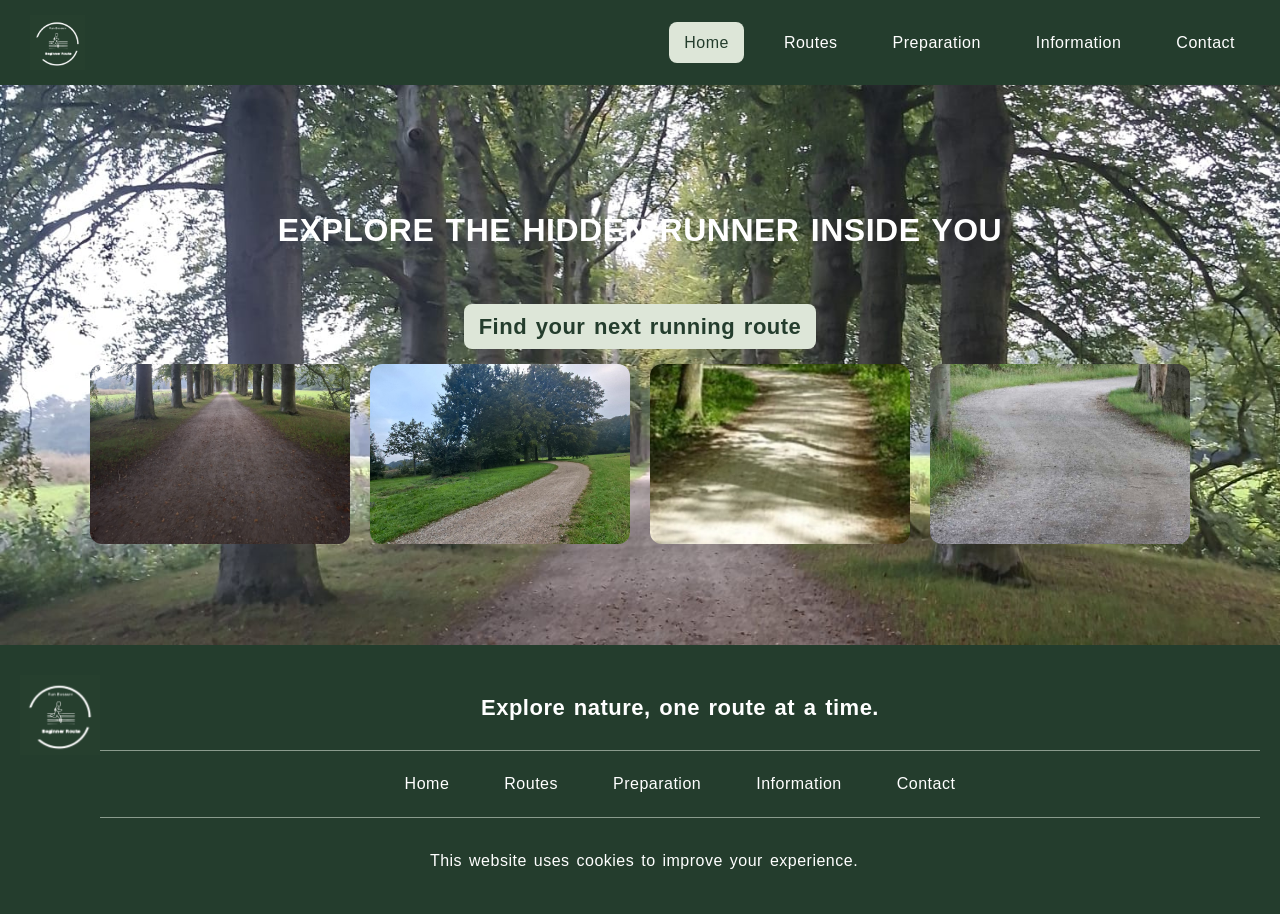
<file: index.html>
<!DOCTYPE html>
<html lang="en">
<head>
    <meta charset="UTF-8">
    <meta name="viewport" content="width=device-width, initial-scale=1.0">
    <meta name="author" content="RunBussum">
<meta name="description" content="Discover running routes around Bussum and Hilversum, with helpful maps, preparation tips and information for enjoying nature.">
<meta name="keywords" content="Bussum, running, routes, nature, trails">
    <title>Beginner Routes</title>
    <link rel="stylesheet" href="css/style.css">
</head>
<body>
    
<header>
    <nav>
        <img src="img/runbussum-logo.png" alt="RunBussum logo" title="RunBussum">

        <ul>
            <li><a href="index.html" class="active">Home</a></li>
            <li><a href="Routes.html">Routes</a></li>
            <li><a href="Preparation.html">Preparation</a></li>
            <li><a href="Information.html">Information</a></li>
            <li><a href="Contact.html">Contact</a></li>
        </ul>
    </nav>
<details class="mobile-menu">
    <summary>☰</summary>
    <a href="index.html">Home</a>
    <a href="Routes.html">Routes</a>
    <a href="Preparation.html">Prep</a>
    <a href="Information.html">Info</a>
    <a href="Contact.html">Contact</a>
</details>

</header>

    
<main>
    <section class="hero">
        <h1>EXPLORE THE HIDDEN RUNNER INSIDE YOU</h1>

        <section class="routes">
            <h2>Find your next running route</h2>

            <section class="route-images">
                <a href="Routes.html#route1">
                    <img src="img/WhatsApp Image 2026-10-01 at 11.32.46.jpeg" alt="Tree-lined running path" title="Tree-lined running route">
                </a>

                <a href="Routes.html#route2">
                    <img src="img/WhatsApp Image 2026-10-01 at 11.33.06.jpeg" alt="Running path through a grassy area" title="Grassy running route">
                </a>

                <a href="Routes.html#route3">
                    <img src="img/WhatsApp Image 2026-10-30 at 19.39.47 (4).jpeg" alt="Running path through a green forest" title="Green forest running route">
                </a>

                <a href="Routes.html#route4">
                    <img src="img/WhatsApp Image 2026-10-30 at 19.39.47 (1).jpeg" alt="Curved running path through the forest" title="Curved forest running route">
                </a>
            </section>
        </section>
    </section>
</main>





<footer>
    <img src="img/runbussum-logo.png" alt="RunBussum logo" title="RunBussum">

    <h2>Explore nature, one route at a time.</h2>

    <nav class="footer-nav">
        <ul>
            <li><a href="index.html">Home</a></li>
            <li><a href="Routes.html">Routes</a></li>
            <li><a href="Preparation.html">Preparation</a></li>
            <li><a href="Information.html">Information</a></li>
            <li><a href="Contact.html">Contact</a></li>
        </ul>
    </nav>

    <p>&copy; 2026 RunBussum - Discover local running routes around Bussum and Hilversum.</p>
</footer>
<aside class="cookie-message">
    <p>This website uses cookies to improve your experience.</p>
</aside>
</body>
</html>
</file>
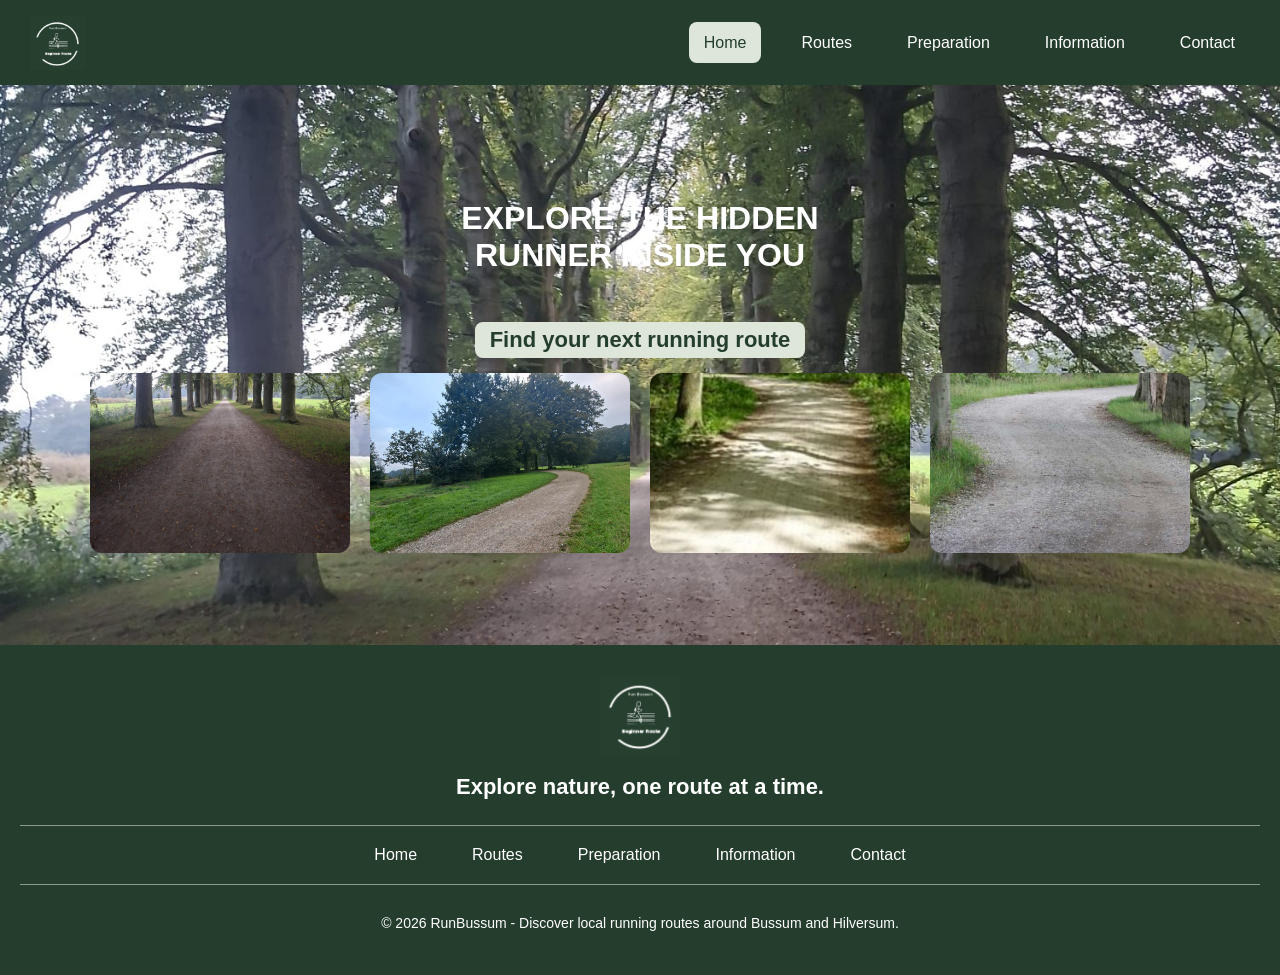
<file: Final Assessment Webmarkup/index.html>
<!DOCTYPE html>
<html lang="en">
<head>
    <meta charset="UTF-8">
    <meta name="viewport" content="width=device-width, initial-scale=1.0">
    <title>Beginner Routes</title>
    <link rel="stylesheet" href="css/style.css">
</head>
<body>
    
<header>
    <nav>
        <img src="img/runbussum-logo.png" alt="RunBussum logo">

        <ul>
            <li><a href="index.html" class="active">Home</a></li>
            <li><a href="Routes.html">Routes</a></li>
            <li><a href="Preparation.html">Preparation</a></li>
            <li><a href="Information.html">Information</a></li>
            <li><a href="Contact.html">Contact</a></li>
        </ul>
    </nav>
<details class="mobile-menu">
    <summary>☰</summary>
    <a href="index.html">Home</a>
    <a href="Routes.html">Routes</a>
    <a href="Preparation.html">Prep</a>
    <a href="Information.html">Info</a>
    <a href="Contact.html">Contact</a>
</details>

</header>

    
<main>
    <section class="hero">
        <h1>EXPLORE THE HIDDEN<br>RUNNER INSIDE YOU</h1>

        <section class="routes">
            <h2>Find your next running route</h2>

            <section class="route-images">
                <a href="Routes.html#route1">
                    <img src="img/WhatsApp Image 2026-10-01 at 11.32.46.jpeg" alt="Tree-lined running path">
                </a>

                <a href="Routes.html#route2">
                    <img src="img/WhatsApp Image 2026-10-01 at 11.33.06.jpeg" alt="Running path through a grassy area">
                </a>

                <a href="Routes.html#route3">
                    <img src="img/WhatsApp Image 2026-10-30 at 19.39.47 (4).jpeg" alt="Running path through a green forest">
                </a>

                <a href="Routes.html#route4">
                    <img src="img/WhatsApp Image 2026-10-30 at 19.39.47 (1).jpeg" alt="Curved running path through the forest">
                </a>
            </section>
        </section>
    </section>
</main>





<footer>
    <img src="img/runbussum-logo.png" alt="RunBussum logo">

    <h2>Explore nature, one route at a time.</h2>

    <nav class="footer-nav">
        <ul>
            <li><a href="index.html">Home</a></li>
            <li><a href="Routes.html">Routes</a></li>
            <li><a href="Preparation.html">Preparation</a></li>
            <li><a href="Information.html">Information</a></li>
            <li><a href="Contact.html">Contact</a></li>
        </ul>
    </nav>

    <p>&copy; 2026 RunBussum - Discover local running routes around Bussum and Hilversum.</p>
</footer>

</body>
</html>
</file>
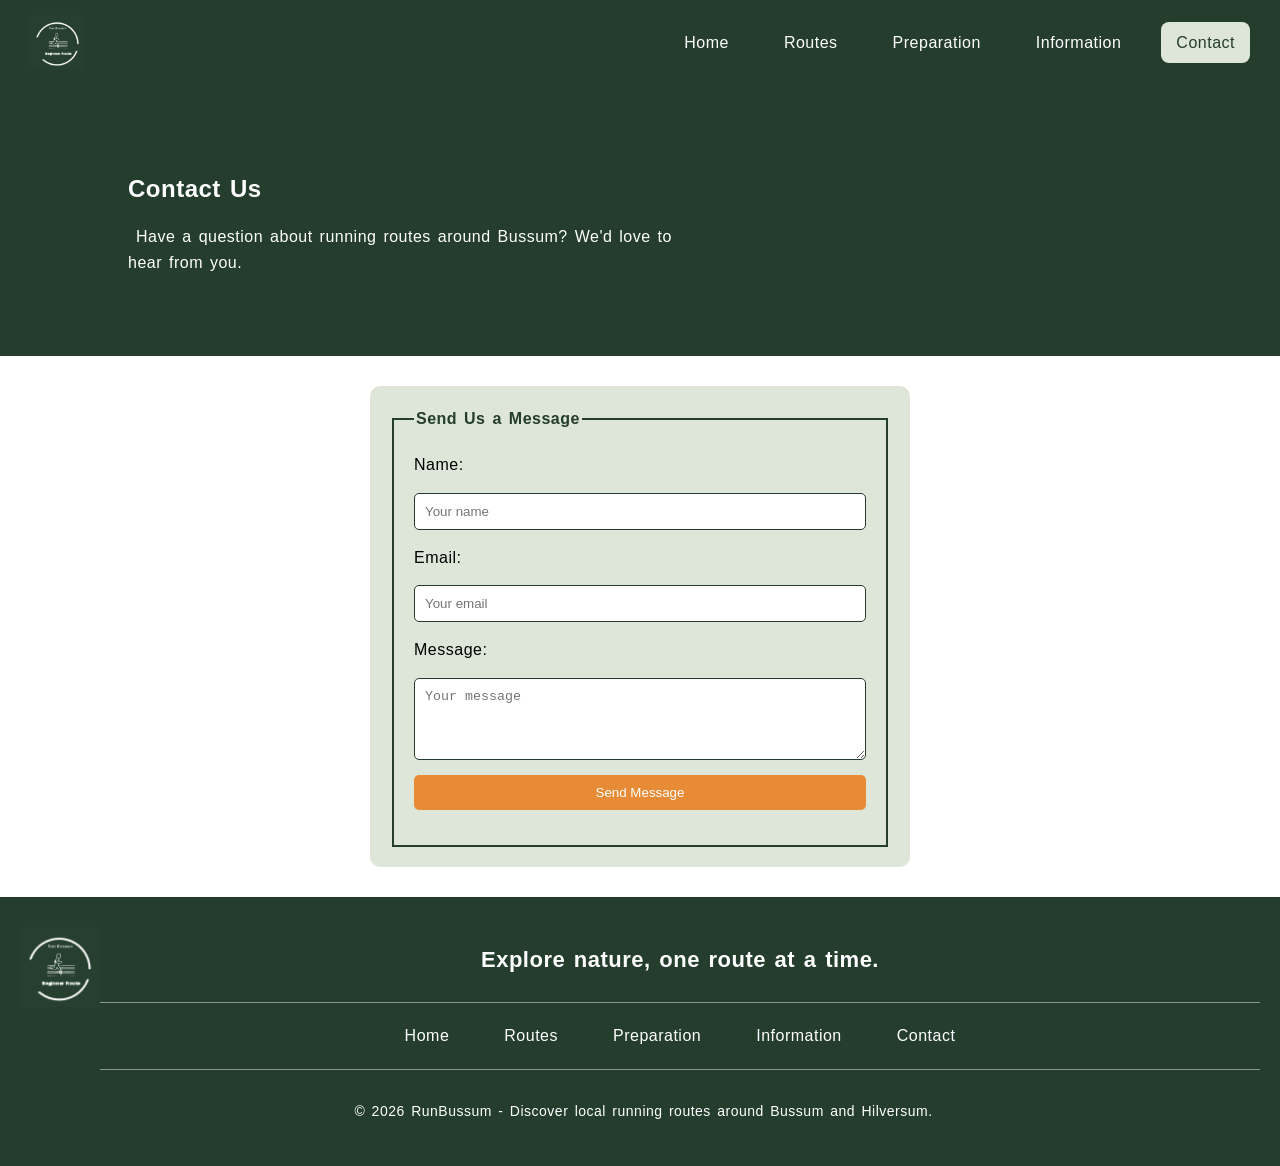
<file: Contact.html>
<!DOCTYPE html>
<html lang="en">
<head>
    <meta charset="UTF-8">
    <meta name="viewport" content="width=device-width, initial-scale=1.0">
    <meta name="author" content="RunBussum">
    <meta name="description" content="Contact RunBussum with questions about running routes, trail maps and outdoor running around Bussum and Hilversum.">
    <meta name="keywords" content="Bussum, running, routes, contact, nature">
    <title>Contact - RunBussum</title>
    <link rel="stylesheet" href="css/style.css">
</head>
<body>
<header>
    <nav>
        <img src="img/runbussum-logo.png" alt="RunBussum logo" title="RunBussum">
        <ul>
            <li><a href="index.html">Home</a></li>
            <li><a href="Routes.html">Routes</a></li>
            <li><a href="Preparation.html">Preparation</a></li>
            <li><a href="Information.html">Information</a></li>
            <li><a href="Contact.html" class="active">Contact</a></li>
        </ul>
    </nav>

    <details class="mobile-menu">
        <summary>☰</summary>
        <a href="index.html">Home</a>
        <a href="Routes.html">Routes</a>
        <a href="Preparation.html">Prep</a>
        <a href="Information.html">Info</a>
        <a href="Contact.html">Contact</a>
    </details>
</header>


    
<main>
    <section class="contact-hero">
        <h1>Contact Us</h1>
        <p>Have a question about running routes around Bussum? We'd love to hear from you.</p>
    </section>



    <form action="https://next-app-router-playground-kohl.vercel.app/api/contact" method="post">

        <fieldset>
            <legend>Send Us a Message</legend>

            <label for="name">Name:</label>
            <input type="text" id="name" name="name" placeholder="Your name" required>

            <label for="email">Email:</label>
            <input type="email" id="email" name="email" placeholder="Your email" required>

            <label for="message">Message:</label>
            <textarea id="message" name="message" rows="4" placeholder="Your message" required></textarea>

            <input type="submit" value="Send Message">
        </fieldset>

    </form>
    </main>


<footer>
    <img src="img/runbussum-logo.png" alt="RunBussum logo" title="RunBussum">
    <h2>Explore nature, one route at a time.</h2>

    <nav class="footer-nav">
        <ul>
            <li><a href="index.html">Home</a></li>
            <li><a href="Routes.html">Routes</a></li>
            <li><a href="Preparation.html">Preparation</a></li>
            <li><a href="Information.html">Information</a></li>
            <li><a href="Contact.html">Contact</a></li>
        </ul>
    </nav>

    <p>&copy; 2026 RunBussum - Discover local running routes around Bussum and Hilversum.</p>
</footer>
</body>

</html>
</file>
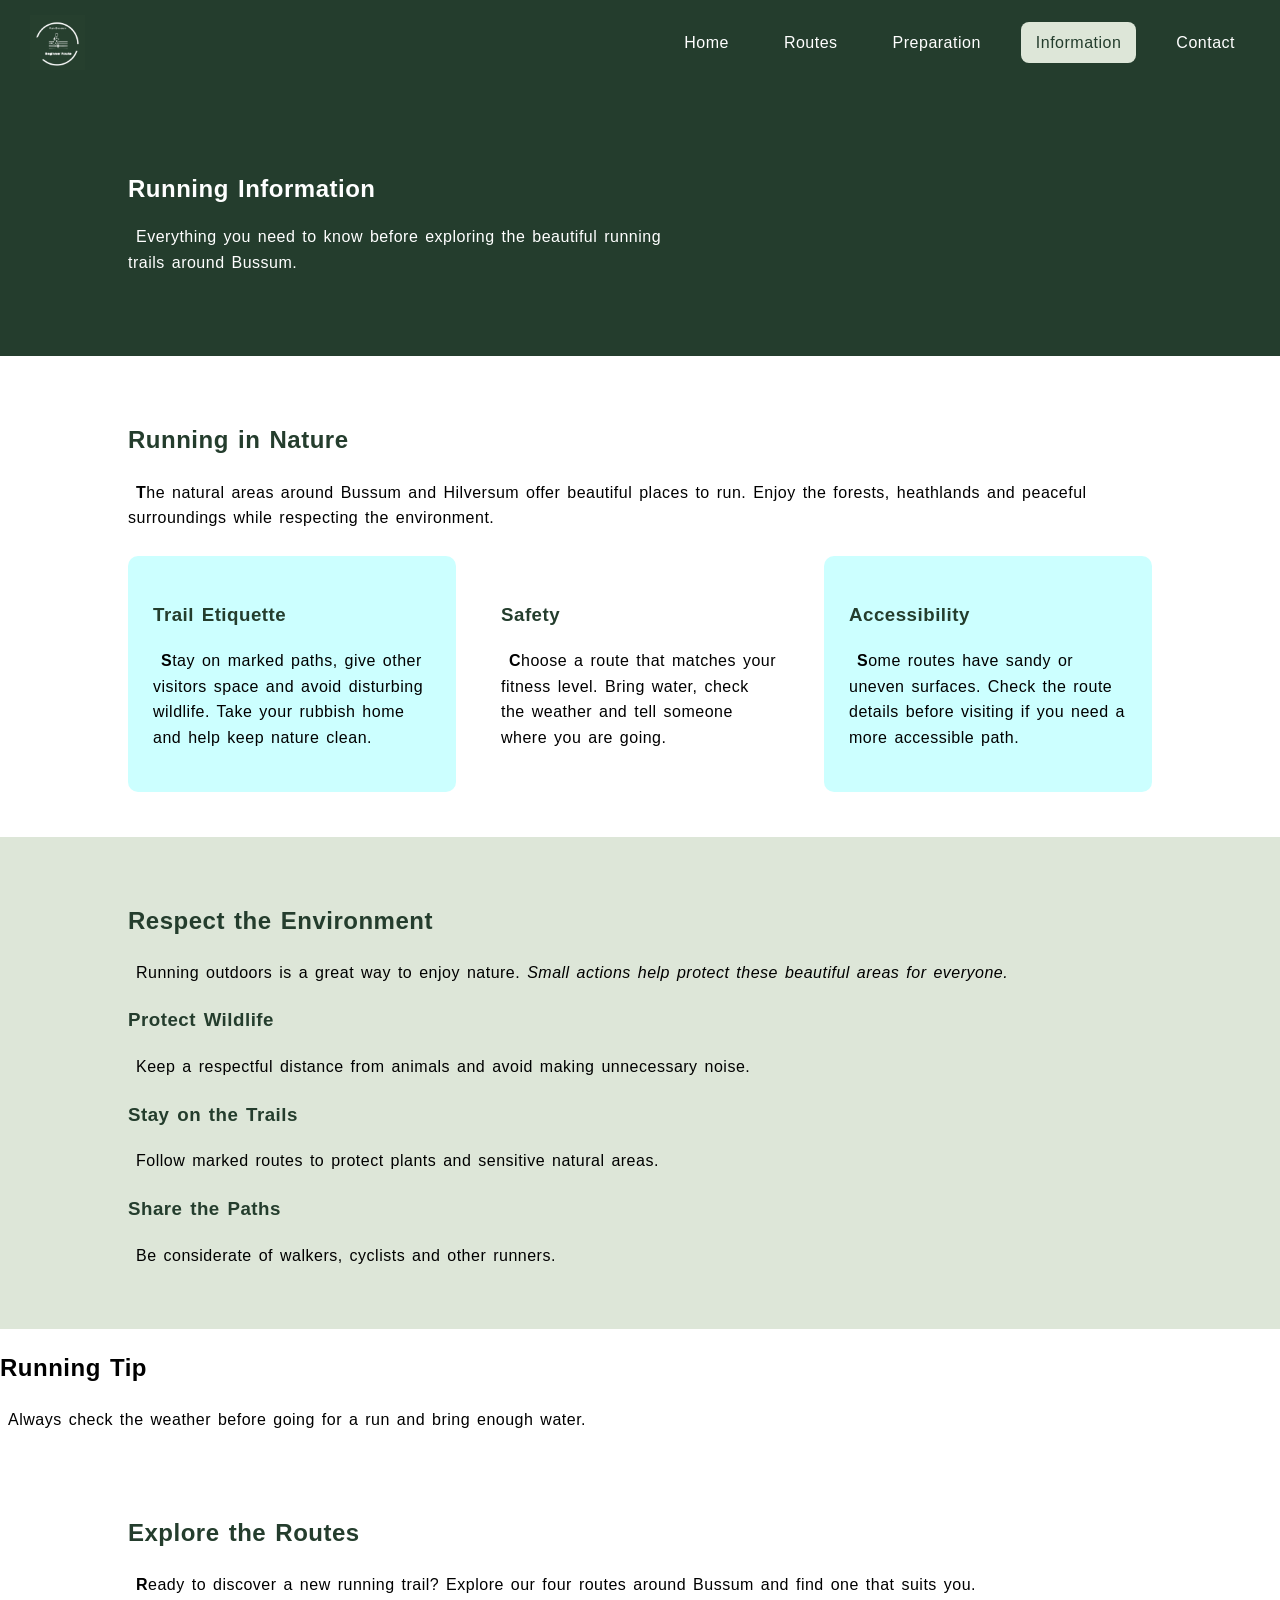
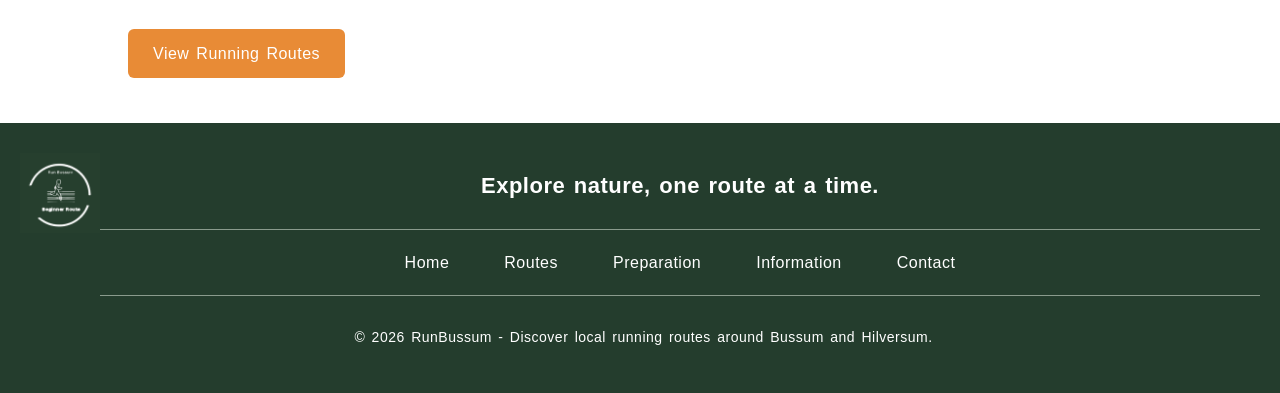
<file: Information.html>
<!DOCTYPE html>
<html lang="en">
<head>
    <meta charset="UTF-8">
    <meta name="viewport" content="width=device-width, initial-scale=1.0">
    <meta name="author" content="RunBussum">
    <meta name="description" content="Useful information about running around Bussum and Hilversum, including trail etiquette, safety, accessibility and local nature.">
    <meta name="keywords" content="Bussum, running, trails, nature, safety">
    <title>Information - RunBussum</title>
    <link rel="stylesheet" type="text/css" href="css/style.css">
</head>
<body>

<header>
    <nav>
        <img src="img/runbussum-logo.png" alt="RunBussum logo" title="RunBussum">
        <ul>
            <li><a href="index.html">Home</a></li>
            <li><a href="Routes.html">Routes</a></li>
            <li><a href="Preparation.html">Preparation</a></li>
            <li><a href="Information.html" class="active">Information</a></li>
            <li><a href="Contact.html">Contact</a></li>
        </ul>
    </nav>

    <details class="mobile-menu">
        <summary>☰</summary>
        <a href="index.html">Home</a>
        <a href="Routes.html">Routes</a>
        <a href="Preparation.html">Prep</a>
        <a href="Information.html">Info</a>
        <a href="Contact.html">Contact</a>
    </details>
</header>

<main>
    <section class="info-hero">
        <h1>Running Information</h1>
        <p>Everything you need to know before exploring the beautiful running trails around Bussum.</p>
    </section>

    <section class="info-content">
        <h2>Running in Nature</h2>
        <p>The natural areas around Bussum and Hilversum offer beautiful places to run. Enjoy the forests, heathlands and peaceful surroundings while respecting the environment.</p>

        <section class="info-cards">
            <article>
                <h3>Trail Etiquette</h3>
                <p>Stay on marked paths, give other visitors space and avoid disturbing wildlife. Take your rubbish home and help keep nature clean.</p>
            </article>

            <article>
                <h3>Safety</h3>
                <p>Choose a route that matches your fitness level. Bring water, check the weather and tell someone where you are going.</p>
            </article>

            <article>
                <h3>Accessibility</h3>
                <p>Some routes have sandy or uneven surfaces. Check the route details before visiting if you need a more accessible path.</p>
            </article>
        </section>
    </section>

    <section class="info-nature">
        <h2>Respect the Environment</h2>
        <p>Running outdoors is a great way to enjoy nature. <em>Small actions help protect these beautiful areas for everyone.</em></p>

        <article>
            <h3>Protect Wildlife</h3>
            <p>Keep a respectful distance from animals and avoid making unnecessary noise.</p>
        </article>

        <article>
            <h3>Stay on the Trails</h3>
            <p>Follow marked routes to protect plants and sensitive natural areas.</p>
        </article>

        <article>
            <h3>Share the Paths</h3>
            <p>Be considerate of walkers, cyclists and other runners.</p>
        </article>
    </section>
    <aside>
    <h2>Running Tip</h2>
    <p>Always check the weather before going for a run and bring enough water.</p>
</aside>

    <section class="info-content">
        <h2>Explore the Routes</h2>
        <p>Ready to discover a new running trail? Explore our four routes around Bussum and find one that suits you.</p>
        <a class="info-button" href="Routes.html">View Running Routes</a>
    </section>
</main>

<footer>
    <img src="img/runbussum-logo.png" alt="RunBussum logo" title="RunBussum">
    <h2>Explore nature, one route at a time.</h2>

    <nav class="footer-nav">
        <ul>
            <li><a href="index.html">Home</a></li>
            <li><a href="Routes.html">Routes</a></li>
            <li><a href="Preparation.html">Preparation</a></li>
            <li><a href="Information.html">Information</a></li>
            <li><a href="Contact.html">Contact</a></li>
        </ul>
    </nav>

    <p>&copy; 2026 RunBussum - Discover local running routes around Bussum and Hilversum.</p>
</footer>

</body>
</html>
</file>
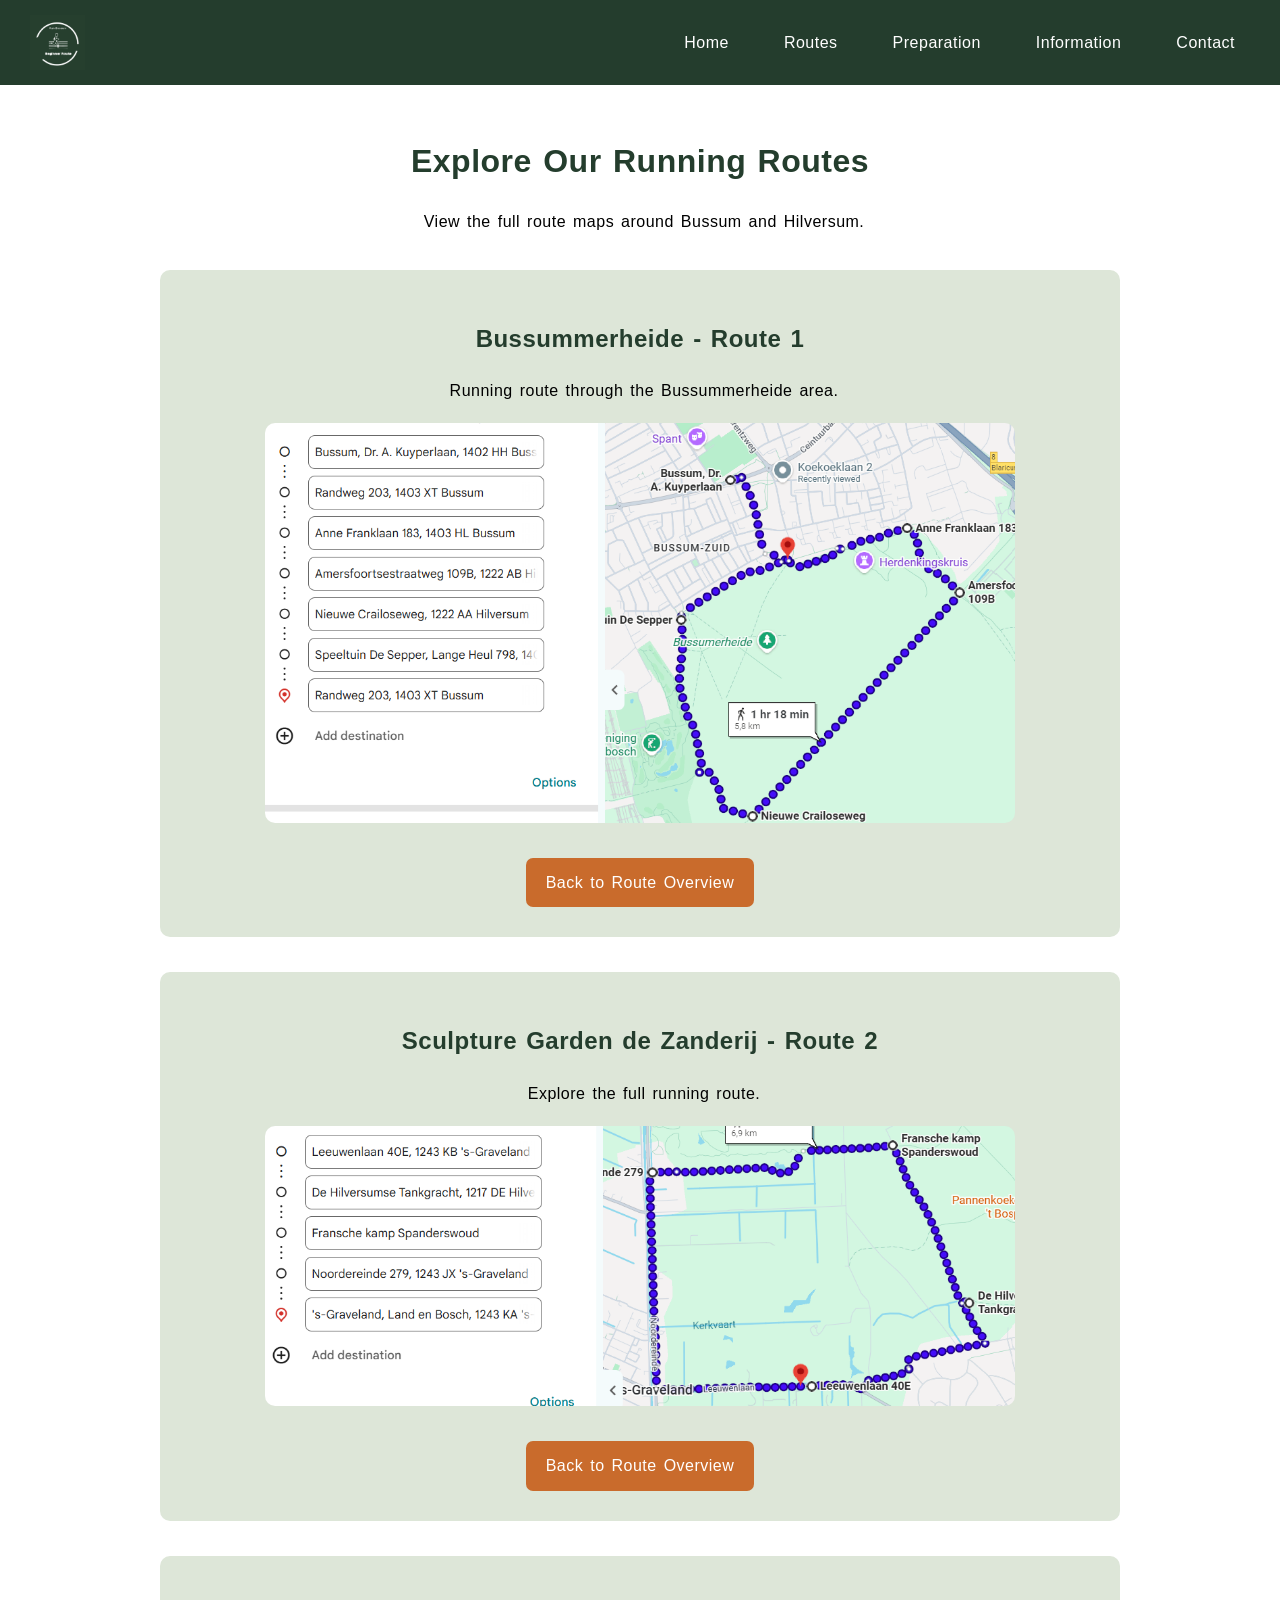
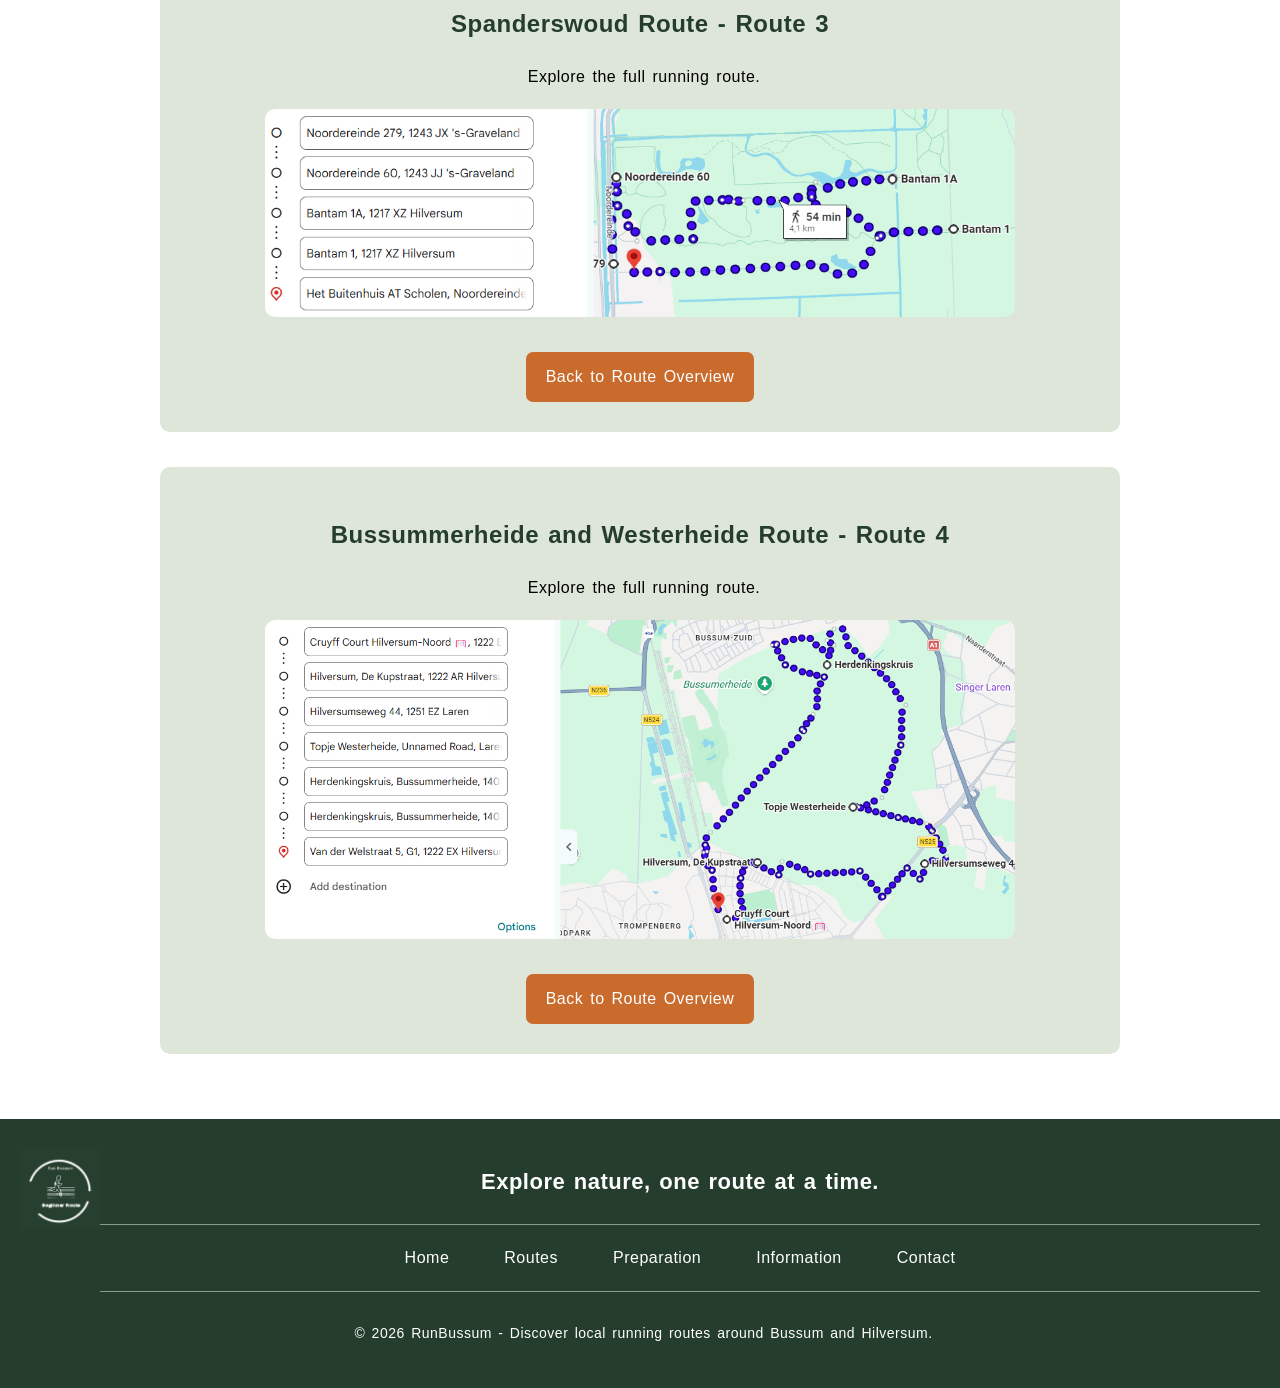
<file: Maps.html>
<!DOCTYPE html>
<html lang="en">
<head>
    <meta charset="UTF-8">
    <meta name="viewport" content="width=device-width, initial-scale=1.0">
    <meta name="author" content="RunBussum">
    <meta name="description" content="Explore four running route maps around Bussum and Hilversum, including Bussummerheide, Zanderij and Spanderswoud.">
    <meta name="keywords" content="Bussum, running, maps, routes, nature">
    <title>RunBussum - Full Routes</title>
    <link rel="stylesheet" href="css/style.css">
</head>
<body>

<header>
    <nav>
        <img src="img/runbussum-logo.png" alt="RunBussum logo" title="RunBussum">
        <ul>
            <li><a href="index.html">Home</a></li>
            <li><a href="Routes.html">Routes</a></li>
            <li><a href="Preparation.html">Preparation</a></li>
            <li><a href="Information.html">Information</a></li>
            <li><a href="Contact.html">Contact</a></li>
        </ul>
    </nav>

    <details class="mobile-menu">
        <summary>☰</summary>
        <a href="index.html">Home</a>
        <a href="Routes.html">Routes</a>
        <a href="Preparation.html">Prep</a>
        <a href="Information.html">Info</a>
        <a href="Contact.html">Contact</a>
    </details>
</header>

<main class="maps-page">
    <h1>Explore Our Running Routes</h1>
    <p>View the full route maps around Bussum and Hilversum.</p>

    <section class="map-section" id="map1">
        <h2>Bussummerheide - Route 1</h2>
        <p>Running route through the Bussummerheide area.</p>
        <p><img src="img/map1.png" alt="Full Bussummerheide route map" title="Full Bussummerheide route map" class="full-map"></p>
        <a href="Routes.html#route1">Back to Route Overview</a>
    </section>

    <section class="map-section" id="map2">
        <h2>Sculpture Garden de Zanderij - Route 2</h2>
        <p>Explore the full running route.</p>
        <p><img src="img/map2.png" alt="Full Zanderij route map" title="Full Zanderij route map" class="full-map"></p>
        <a href="Routes.html#route2">Back to Route Overview</a>
    </section>

    <section class="map-section" id="map3">
        <h2>Spanderswoud Route - Route 3</h2>
        <p>Explore the full running route.</p>
        <p><img src="img/map3.png" alt="Full Spanderswoud route map" title="Full Spanderswoud route map" class="full-map"></p>
        <a href="Routes.html#route3">Back to Route Overview</a>
    </section>

    <section class="map-section" id="map4">
        <h2>Bussummerheide and Westerheide Route - Route 4</h2>
        <p>Explore the full running route.</p>
        <p><img src="img/map4.png" alt="Full Bussummerheide and Westerheide route map" title="Full Bussummerheide and Westerheide route map" class="full-map"></p>
        <a href="Routes.html#route4">Back to Route Overview</a>
    </section>
</main>

<footer>
    <img src="img/runbussum-logo.png" alt="RunBussum logo" title="RunBussum">
    <h2>Explore nature, one route at a time.</h2>

    <nav class="footer-nav">
        <ul>
            <li><a href="index.html">Home</a></li>
            <li><a href="Routes.html">Routes</a></li>
            <li><a href="Preparation.html">Preparation</a></li>
            <li><a href="Information.html">Information</a></li>
            <li><a href="Contact.html">Contact</a></li>
        </ul>
    </nav>

    <p>&copy; 2026 RunBussum - Discover local running routes around Bussum and Hilversum.</p>
</footer>

</body>
</html>
</file>
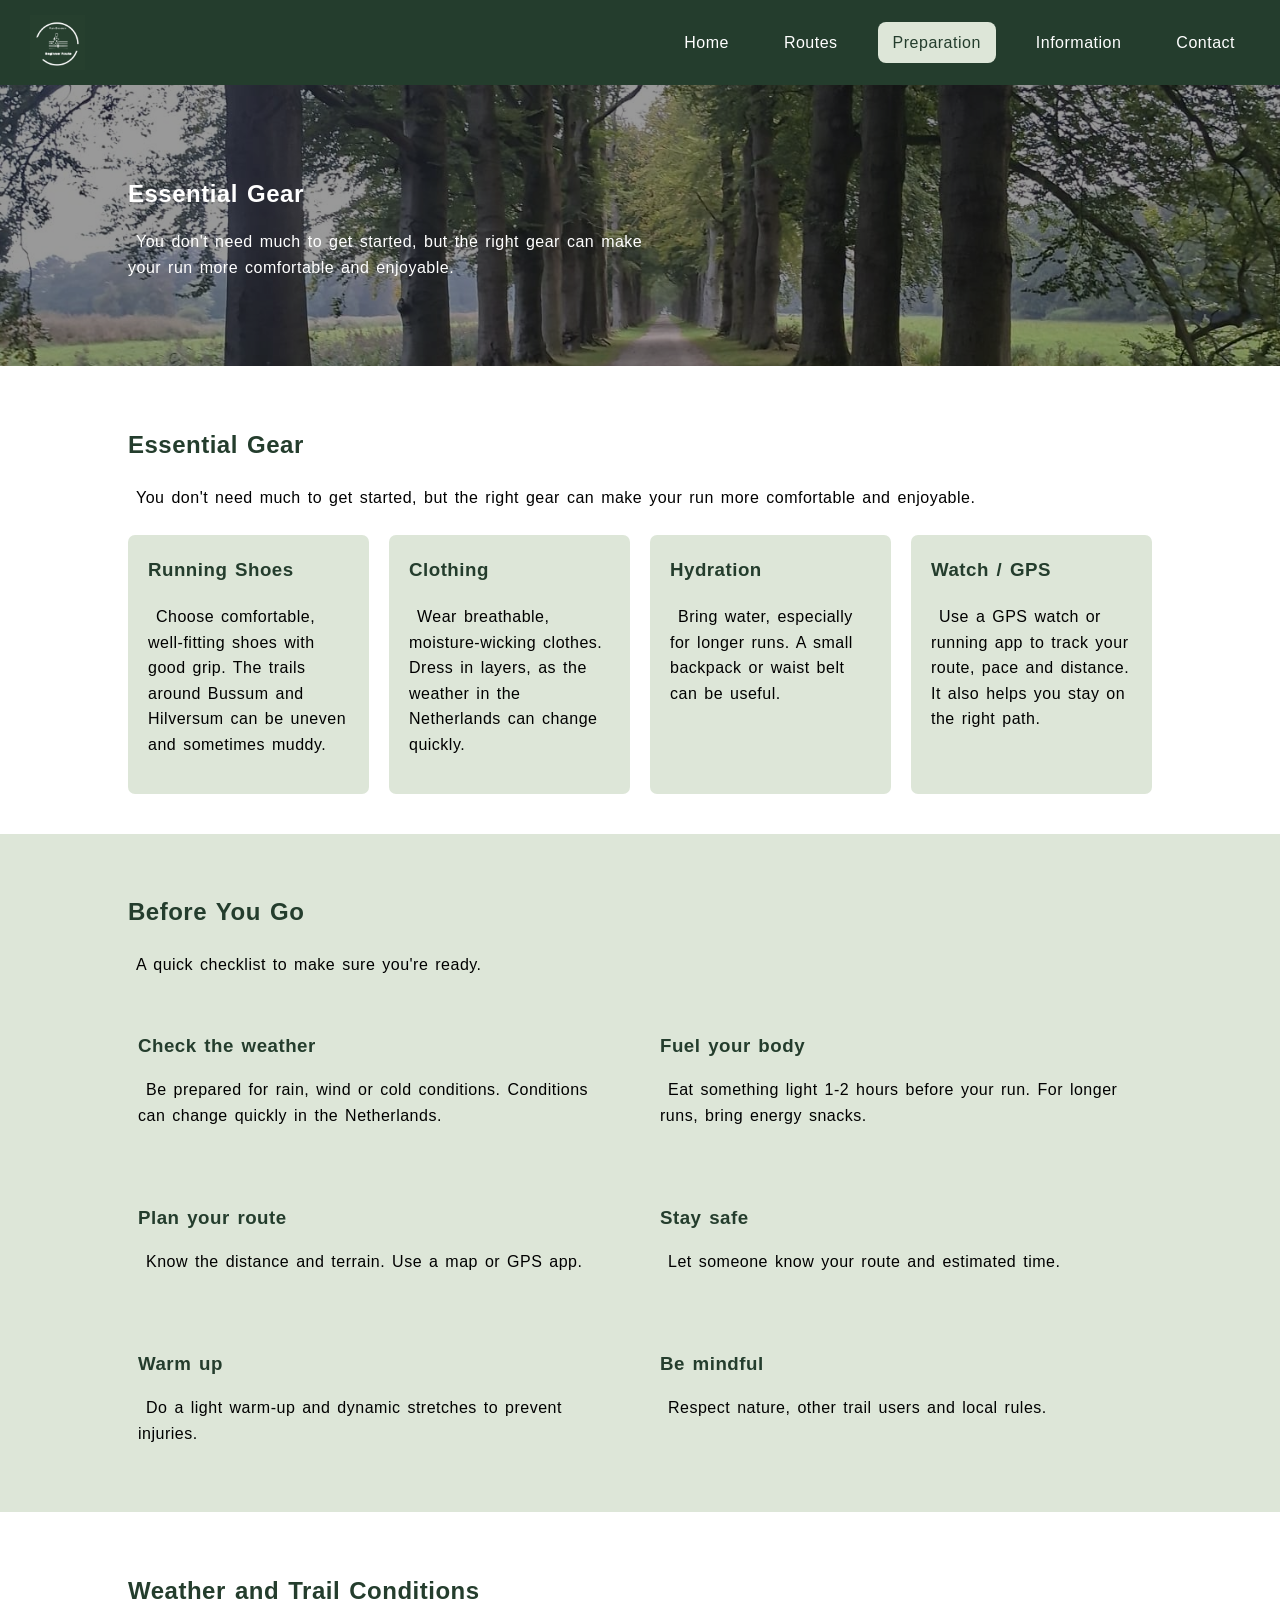
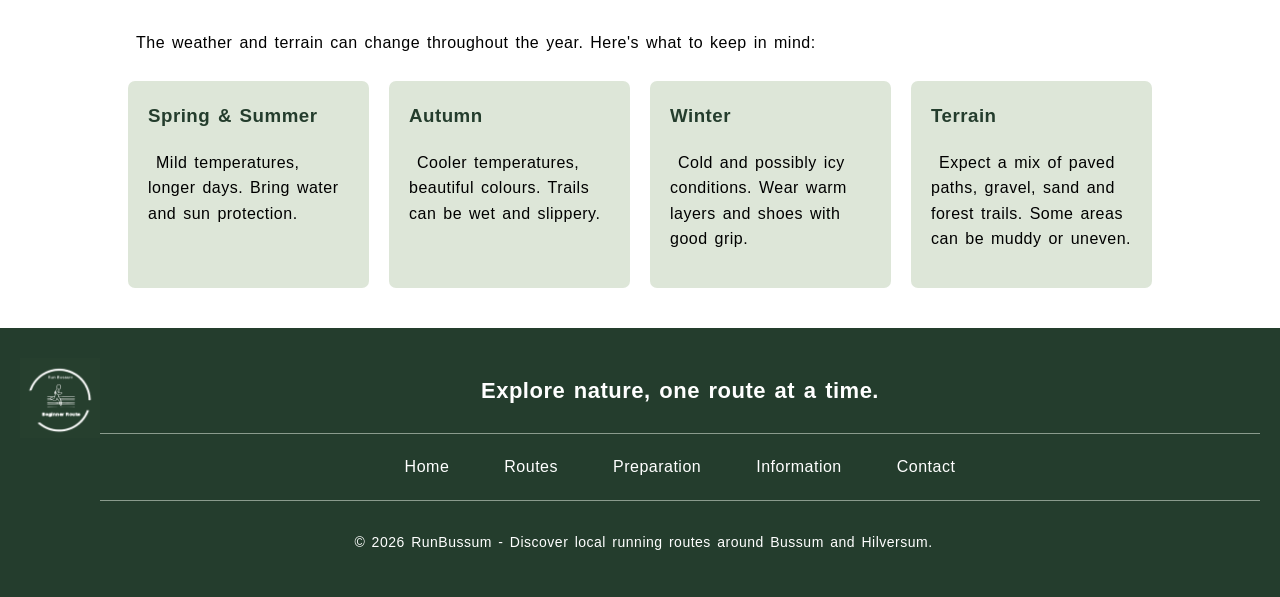
<file: Preparation.html>
<!DOCTYPE html>
<html lang="en">
<head>
    <meta charset="UTF-8">
    <meta name="viewport" content="width=device-width, initial-scale=1.0">
    <meta name="author" content="RunBussum">
    <meta name="description" content="Prepare for running around Bussum with advice on essential gear, weather conditions, safety and planning your outdoor routes.">
    <meta name="keywords" content="Bussum, running, preparation, gear, safety">
    <title>Preparation - RunBussum</title>
    <link rel="stylesheet" href="css/style.css">
</head>
<body>

<header>
    <nav>
        <img src="img/runbussum-logo.png" alt="RunBussum logo" title="RunBussum">
        <ul>
            <li><a href="index.html">Home</a></li>
            <li><a href="Routes.html">Routes</a></li>
            <li><a href="Preparation.html" class="active">Preparation</a></li>
            <li><a href="Information.html">Information</a></li>
            <li><a href="Contact.html">Contact</a></li>
        </ul>
    </nav>

    <details class="mobile-menu">
        <summary>☰</summary>
        <a href="index.html">Home</a>
        <a href="Routes.html">Routes</a>
        <a href="Preparation.html">Prep</a>
        <a href="Information.html">Info</a>
        <a href="Contact.html">Contact</a>
    </details>
</header>

<main>

    <section class="prep-hero">
        <h1>Essential Gear</h1>
        <p>You don't need much to get started, but the right gear can make your run more comfortable and enjoyable.</p>
    </section>

    <section class="prep-content">
        <h2>Essential Gear</h2>
        <p>You don't need much to get started, but the right gear can make your run more comfortable and enjoyable.</p>

        <section class="prep-cards">
            <article>
                <h3>Running Shoes</h3>
                <p>Choose comfortable, well-fitting shoes with good grip. The trails around Bussum and Hilversum can be uneven and sometimes muddy.</p>
            </article>

            <article>
                <h3>Clothing</h3>
                <p>Wear breathable, moisture-wicking clothes. Dress in layers, as the weather in the Netherlands can change quickly.</p>
            </article>

            <article>
                <h3>Hydration</h3>
                <p>Bring water, especially for longer runs. A small backpack or waist belt can be useful.</p>
            </article>

            <article>
                <h3>Watch / GPS</h3>
                <p>Use a GPS watch or running app to track your route, pace and distance. It also helps you stay on the right path.</p>
            </article>
        </section>
    </section>

    <section class="before-you-go">
        <h2>Before You Go</h2>
        <p>A quick checklist to make sure you're ready.</p>

        <section class="prep-checklist">
            <article>
                <h3>Check the weather</h3>
                <p>Be prepared for rain, wind or cold conditions. Conditions can change quickly in the Netherlands.</p>
            </article>

            <article>
                <h3>Fuel your body</h3>
                <p>Eat something light 1-2 hours before your run. For longer runs, bring energy snacks.</p>
            </article>

            <article>
                <h3>Plan your route</h3>
                <p>Know the distance and terrain. Use a map or GPS app.</p>
            </article>

            <article>
                <h3>Stay safe</h3>
                <p>Let someone know your route and estimated time.</p>
            </article>

            <article>
                <h3>Warm up</h3>
                <p>Do a light warm-up and dynamic stretches to prevent injuries.</p>
            </article>

            <article>
                <h3>Be mindful</h3>
                <p>Respect nature, other trail users and local rules.</p>
            </article>
        </section>
    </section>

    <section class="prep-content">
        <h2>Weather and Trail Conditions</h2>
        <p>The weather and terrain can change throughout the year. Here's what to keep in mind:</p>

        <section class="prep-cards">
            <article>
                <h3>Spring &amp; Summer</h3>
                <p>Mild temperatures, longer days. Bring water and sun protection.</p>
            </article>

            <article>
                <h3>Autumn</h3>
                <p>Cooler temperatures, beautiful colours. Trails can be wet and slippery.</p>
            </article>

            <article>
                <h3>Winter</h3>
                <p>Cold and possibly icy conditions. Wear warm layers and shoes with good grip.</p>
            </article>

            <article>
                <h3>Terrain</h3>
                <p>Expect a mix of paved paths, gravel, sand and forest trails. Some areas can be muddy or uneven.</p>
            </article>
        </section>
    </section>

</main>

<footer>
    <img src="img/runbussum-logo.png" alt="RunBussum logo" title="RunBussum">
    <h2>Explore nature, one route at a time.</h2>

    <nav class="footer-nav">
        <ul>
            <li><a href="index.html">Home</a></li>
            <li><a href="Routes.html">Routes</a></li>
            <li><a href="Preparation.html">Preparation</a></li>
            <li><a href="Information.html">Information</a></li>
            <li><a href="Contact.html">Contact</a></li>
        </ul>
    </nav>

    <p>&copy; 2026 RunBussum - Discover local running routes around Bussum and Hilversum.</p>
</footer>

</body>
</html>
</file>
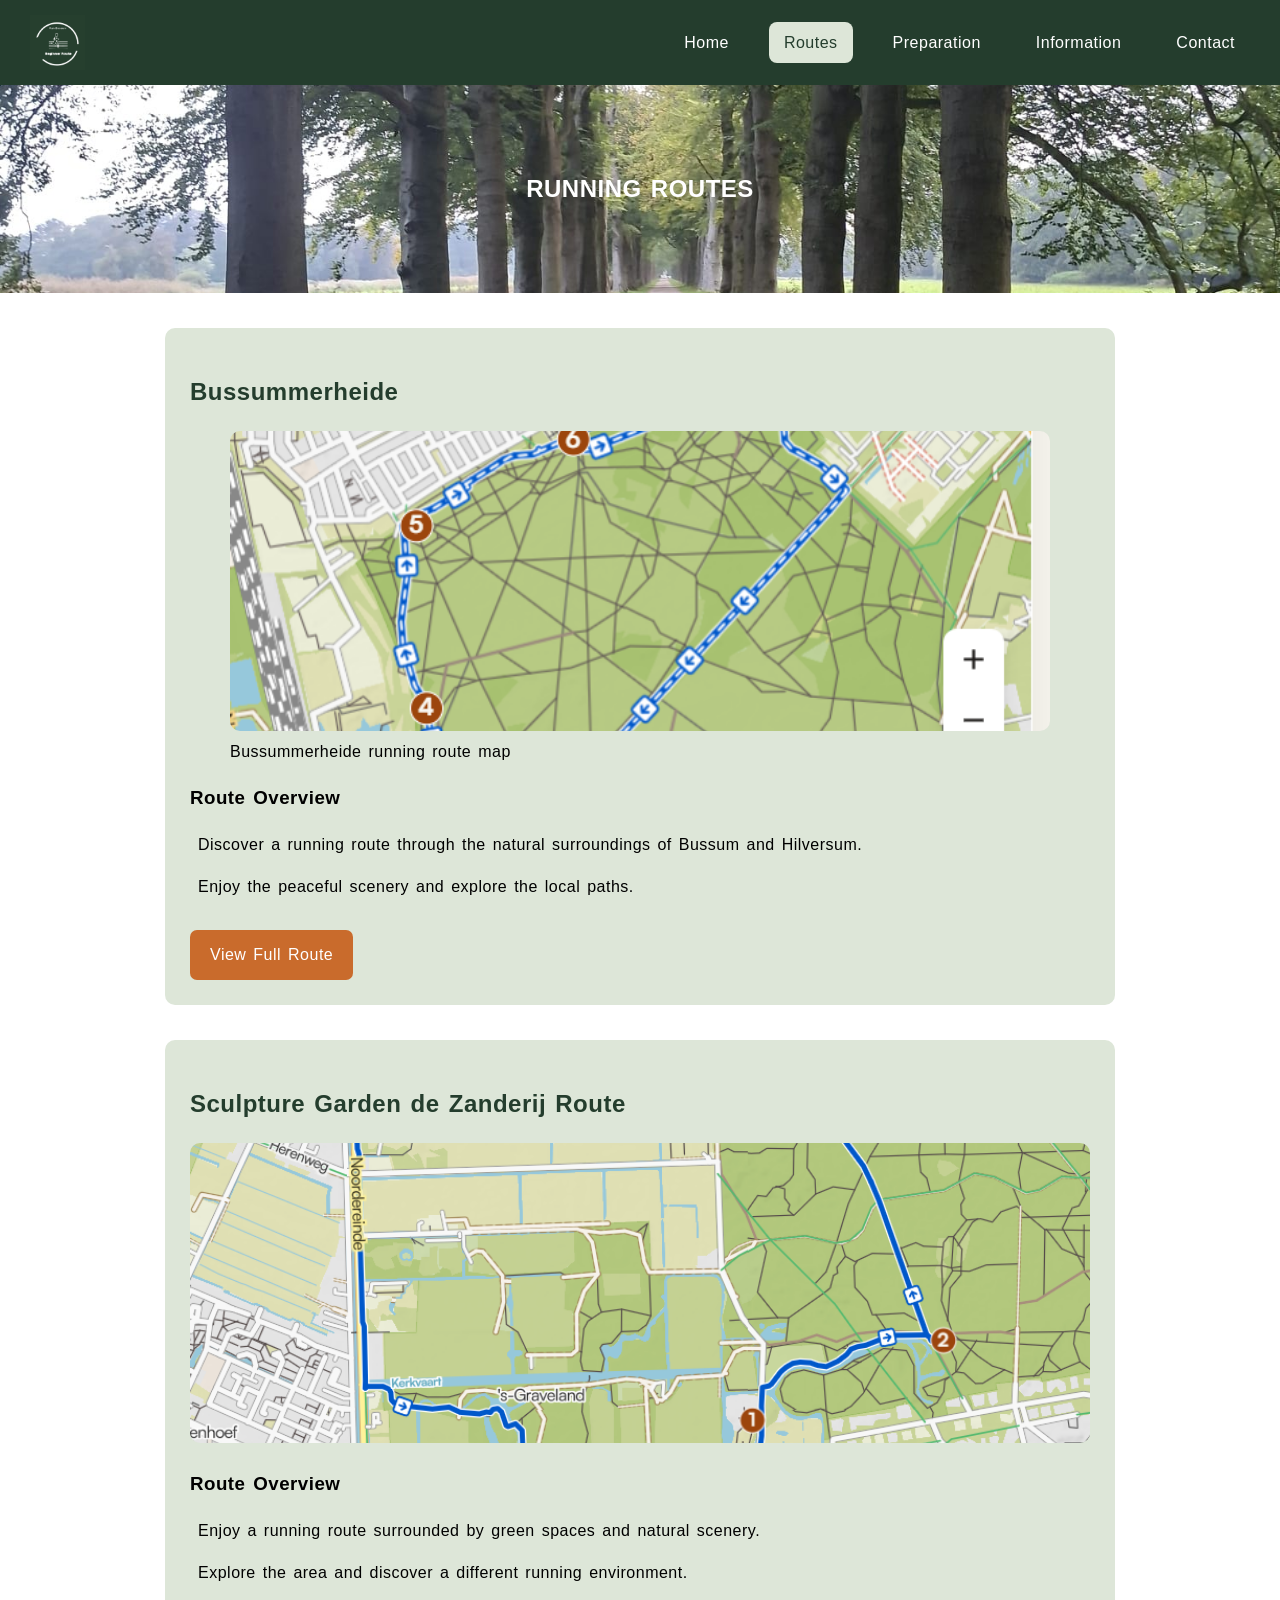
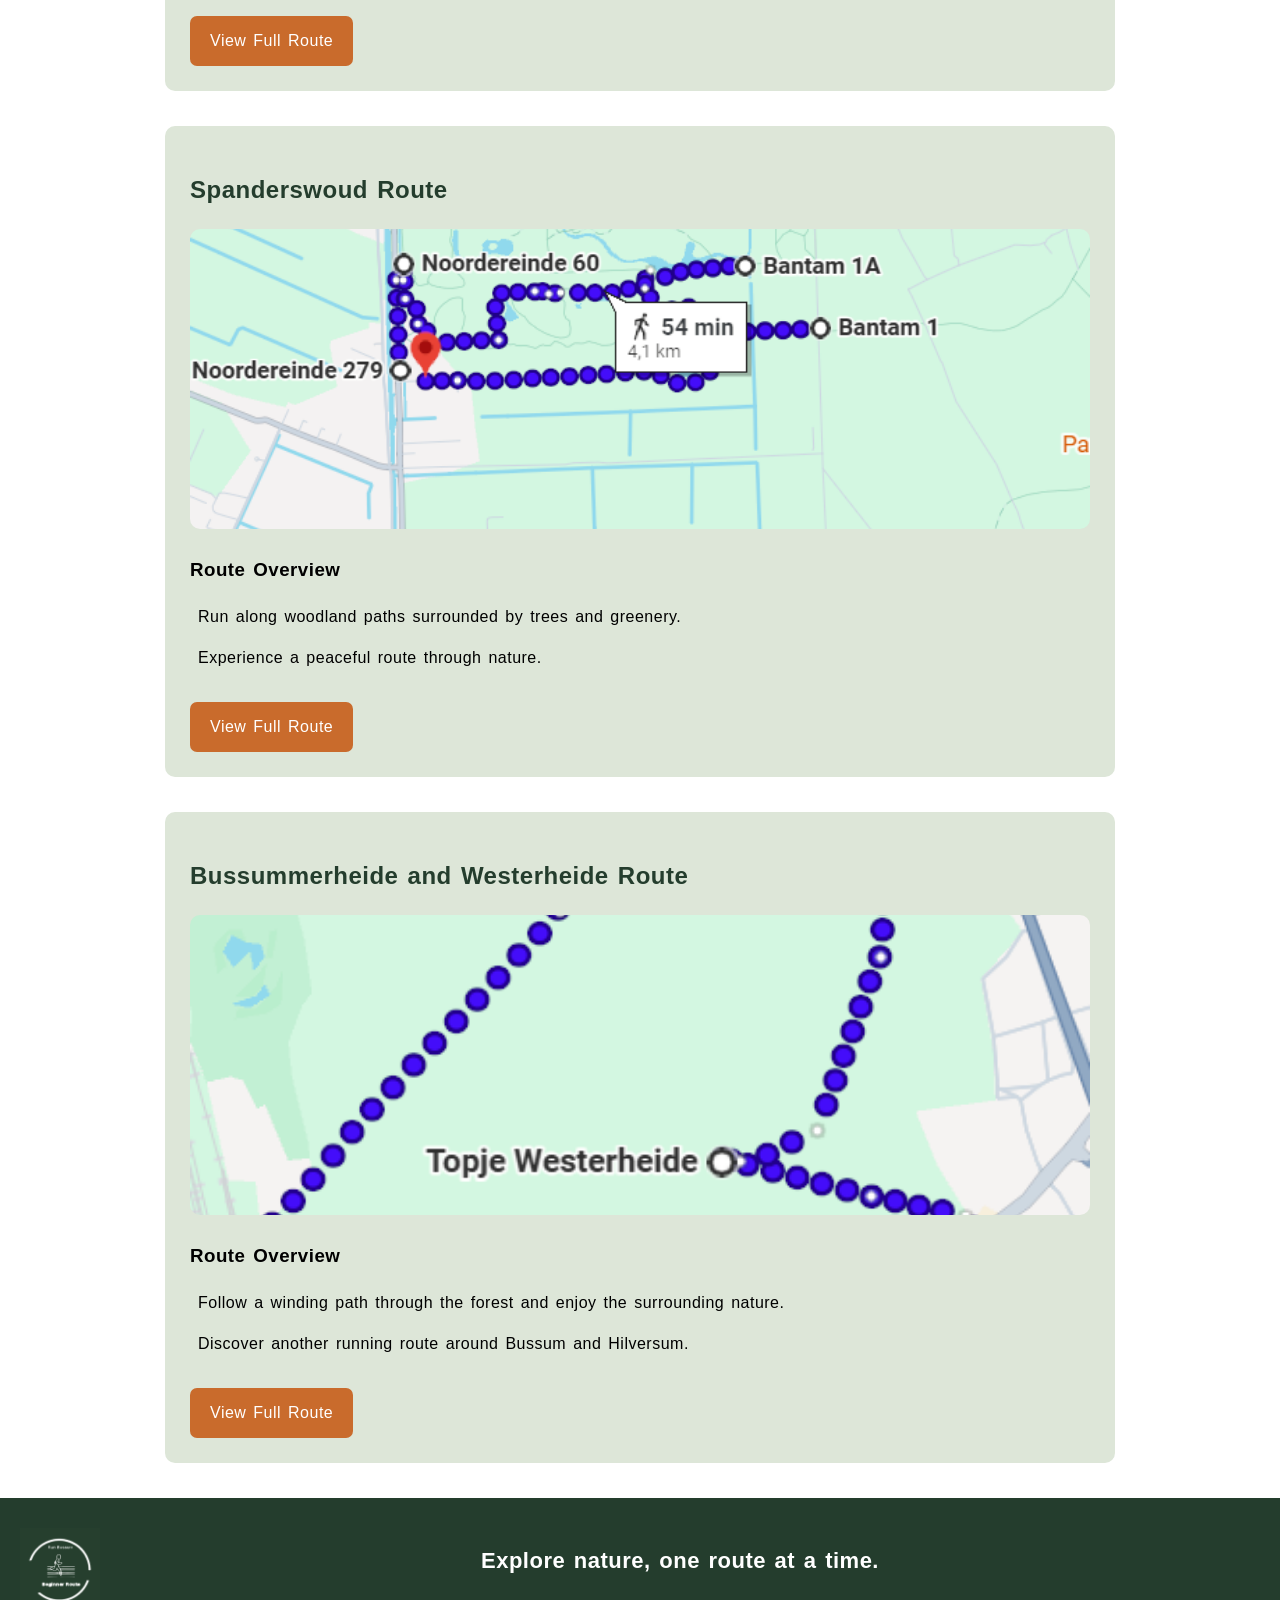
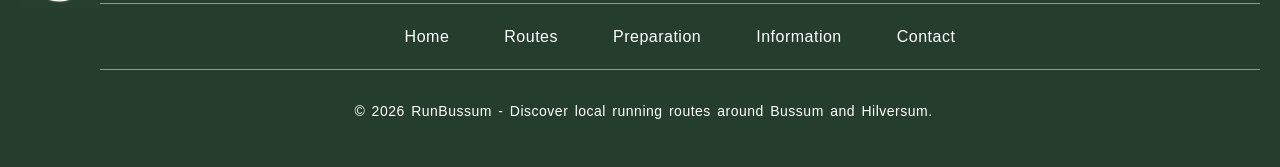
<file: Routes.html>
<!DOCTYPE html>
<html lang="en">
<head>
    <meta charset="UTF-8">
    <meta name="viewport" content="width=device-width, initial-scale=1.0">
    <meta name="author" content="RunBussum">
    <meta name="description" content="Discover four scenic running routes around Bussum and Hilversum, including Bussummerheide, Zanderij and Spanderswoud.">
    <meta name="keywords" content="Bussum, running, routes, trails, nature">
    <title>RunBussum - Routes</title>
    <link rel="stylesheet" href="css/style.css">
</head>
<body>

<header>
    <nav>
        <img src="img/runbussum-logo.png" alt="RunBussum logo" title="RunBussum">
        <ul>
            <li><a href="index.html">Home</a></li>
            <li><a href="Routes.html" class="active">Routes</a></li>
            <li><a href="Preparation.html">Preparation</a></li>
            <li><a href="Information.html">Information</a></li>
            <li><a href="Contact.html">Contact</a></li>
        </ul>
    </nav>

    <details class="mobile-menu">
        <summary>☰</summary>
        <a href="index.html">Home</a>
        <a href="Routes.html">Routes</a>
        <a href="Preparation.html">Prep</a>
        <a href="Information.html">Info</a>
        <a href="Contact.html">Contact</a>
    </details>
</header>

<main>
    <section class="page-banner">
        <h1>RUNNING ROUTES</h1>
    </section>

    <section class="route-detail" id="route1">
        <h2>Bussummerheide</h2>
        <figure>
        <img src="img/smallmap1.png" alt="Bussummerheide running route map" title="Bussummerheide route map">
        <figcaption>Bussummerheide running route map</figcaption>
    </figure>
        <h3>Route Overview</h3>
        <p>Discover a running route through the natural surroundings of Bussum and Hilversum.</p>
        <p>Enjoy the peaceful scenery and explore the local paths.</p>
        <a class="route-button" href="Maps.html#map1">View Full Route</a>
    </section>

    <section class="route-detail" id="route2">
        <h2>Sculpture Garden de Zanderij Route</h2>
        <img src="img/smallmap2.png" alt="Running route through a grassy area" title="Zanderij route map">
        <h3>Route Overview</h3>
        <p>Enjoy a running route surrounded by green spaces and natural scenery.</p>
        <p>Explore the area and discover a different running environment.</p>
        <a class="route-button" href="Maps.html#map2">View Full Route</a>
    </section>

    <section class="route-detail" id="route3">
        <h2>Spanderswoud Route</h2>
        <img src="img/smallmap3.png" alt="Woodland running route" title="Spanderswoud route map">
        <h3>Route Overview</h3>
        <p>Run along woodland paths surrounded by trees and greenery.</p>
        <p>Experience a peaceful route through nature.</p>
        <a class="route-button" href="Maps.html#map3">View Full Route</a>
    </section>

    <section class="route-detail" id="route4">
        <h2>Bussummerheide and Westerheide Route</h2>
        <img src="img/smallmap4.png" alt="Curved forest running route" title="Bussummerheide and Westerheide route map">
        <h3>Route Overview</h3>
        <p>Follow a winding path through the forest and enjoy the surrounding nature.</p>
        <p>Discover another running route around Bussum and Hilversum.</p>
        <a class="route-button" href="Maps.html#map4">View Full Route</a>
    </section>
</main>

<footer>
    <img src="img/runbussum-logo.png" alt="RunBussum logo" title="RunBussum">
    <h2>Explore nature, one route at a time.</h2>

    <nav class="footer-nav">
        <ul>
            <li><a href="index.html">Home</a></li>
            <li><a href="Routes.html">Routes</a></li>
            <li><a href="Preparation.html">Preparation</a></li>
            <li><a href="Information.html">Information</a></li>
            <li><a href="Contact.html">Contact</a></li>
        </ul>
    </nav>

    <p>&copy; 2026 RunBussum - Discover local running routes around Bussum and Hilversum.</p>
</footer>

</body>
</html>
</file>
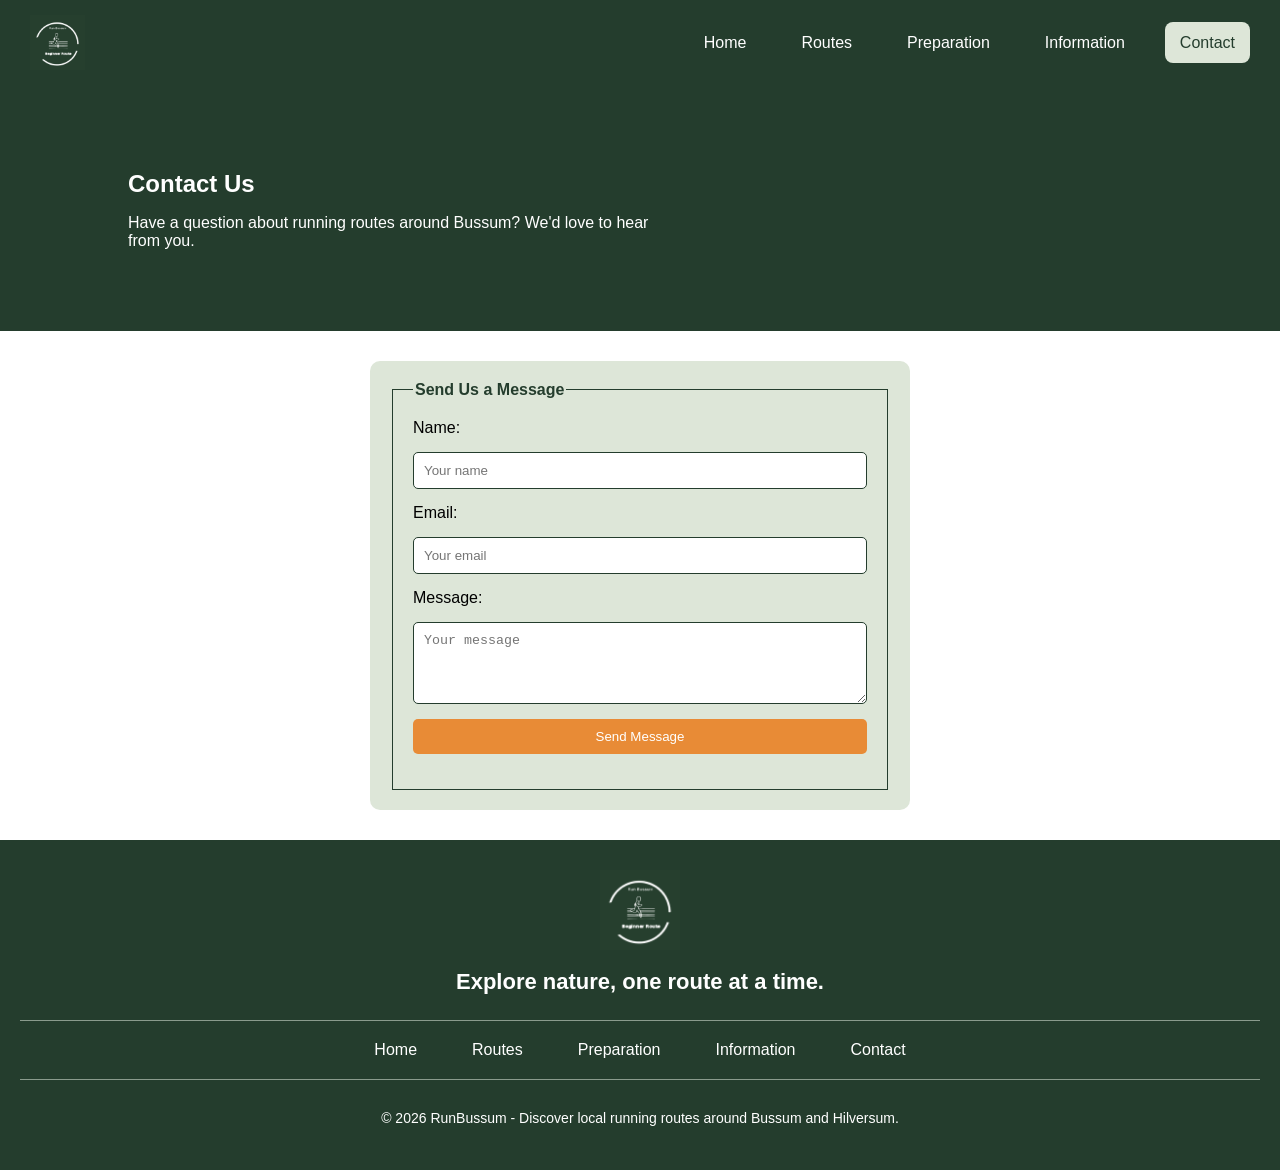
<file: Final Assessment Webmarkup/Contact.html>
<!DOCTYPE html>
<html lang="en">
<head>
    <meta charset="UTF-8">
    <meta name="viewport" content="width=device-width, initial-scale=1.0">
    <title>Contact - RunBussum</title>
    <link rel="stylesheet" href="css/style.css">
</head>
<body>
<header>
    <nav>
        <img src="img/runbussum-logo.png" alt="RunBussum logo">
        <ul>
            <li><a href="index.html">Home</a></li>
            <li><a href="Routes.html">Routes</a></li>
            <li><a href="Preparation.html">Preparation</a></li>
            <li><a href="Information.html">Information</a></li>
            <li><a href="Contact.html" class="active">Contact</a></li>
        </ul>
    </nav>

    <details class="mobile-menu">
        <summary>☰</summary>
        <a href="index.html">Home</a>
        <a href="Routes.html">Routes</a>
        <a href="Preparation.html">Prep</a>
        <a href="Information.html">Info</a>
        <a href="Contact.html">Contact</a>
    </details>
</header>


    
<main>
    <section class="contact-hero">
        <h1>Contact Us</h1>
        <p>Have a question about running routes around Bussum? We'd love to hear from you.</p>
    </section>
</main>


    <form action="https://next-app-router-playground-kohl.vercel.app/api/contact" method="post">

        <fieldset>
            <legend>Send Us a Message</legend>

            <label for="name">Name:</label>
            <input type="text" id="name" name="name" placeholder="Your name" required>

            <label for="email">Email:</label>
            <input type="email" id="email" name="email" placeholder="Your email" required>

            <label for="message">Message:</label>
            <textarea id="message" name="message" rows="4" placeholder="Your message" required></textarea>

            <input type="submit" value="Send Message">
        </fieldset>

    </form>

</body>
<footer>
    <img src="img/runbussum-logo.png" alt="RunBussum logo">
    <h2>Explore nature, one route at a time.</h2>

    <nav class="footer-nav">
        <ul>
            <li><a href="index.html">Home</a></li>
            <li><a href="Routes.html">Routes</a></li>
            <li><a href="Preparation.html">Preparation</a></li>
            <li><a href="Information.html">Information</a></li>
            <li><a href="Contact.html">Contact</a></li>
        </ul>
    </nav>

    <p>&copy; 2026 RunBussum - Discover local running routes around Bussum and Hilversum.</p>
</footer>

</html>
</file>
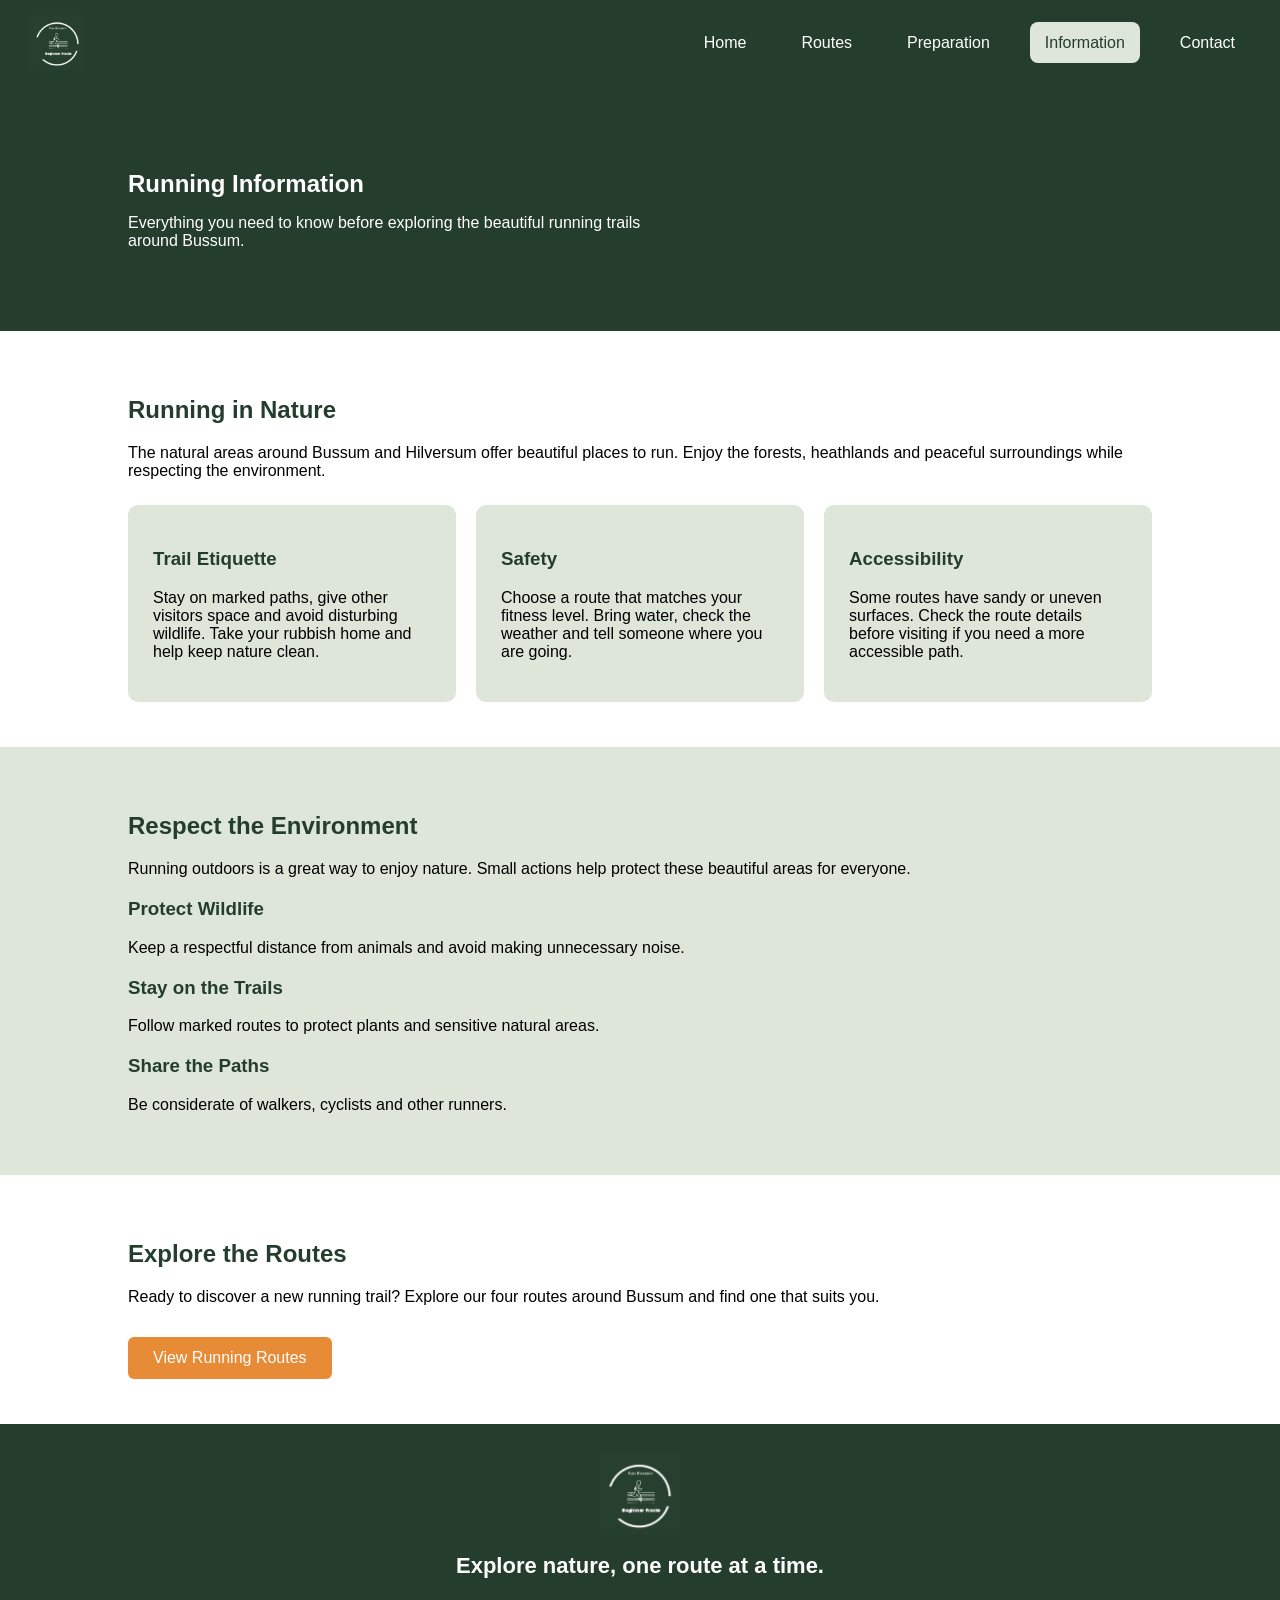
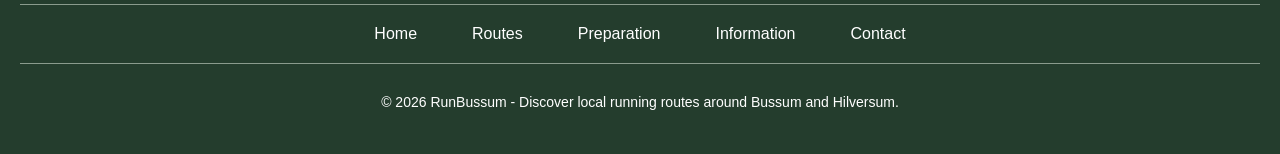
<file: Final Assessment Webmarkup/Information.html>
<!DOCTYPE html>
<html lang="en">
<head>
    <meta charset="UTF-8">
    <meta name="viewport" content="width=device-width, initial-scale=1.0">
    <meta name="author" content="RunBussum">
    <meta name="description" content="Useful information about running around Bussum and Hilversum, including trail etiquette, safety, accessibility and local nature.">
    <meta name="keywords" content="Bussum, running, trails, nature, safety">
    <title>Information - RunBussum</title>
    <link rel="stylesheet" type="text/css" href="css/style.css">
</head>
<body>

<header>
    <nav>
        <img src="img/runbussum-logo.png" alt="RunBussum logo" title="RunBussum">
        <ul>
            <li><a href="index.html">Home</a></li>
            <li><a href="Routes.html">Routes</a></li>
            <li><a href="Preparation.html">Preparation</a></li>
            <li><a href="Information.html" class="active">Information</a></li>
            <li><a href="Contact.html">Contact</a></li>
        </ul>
    </nav>

    <details class="mobile-menu">
        <summary>☰</summary>
        <a href="index.html">Home</a>
        <a href="Routes.html">Routes</a>
        <a href="Preparation.html">Prep</a>
        <a href="Information.html">Info</a>
        <a href="Contact.html">Contact</a>
    </details>
</header>

<main>
    <section class="info-hero">
        <h1>Running Information</h1>
        <p>Everything you need to know before exploring the beautiful running trails around Bussum.</p>
    </section>

    <section class="info-content">
        <h2>Running in Nature</h2>
        <p>The natural areas around Bussum and Hilversum offer beautiful places to run. Enjoy the forests, heathlands and peaceful surroundings while respecting the environment.</p>

        <section class="info-cards">
            <article>
                <h3>Trail Etiquette</h3>
                <p>Stay on marked paths, give other visitors space and avoid disturbing wildlife. Take your rubbish home and help keep nature clean.</p>
            </article>

            <article>
                <h3>Safety</h3>
                <p>Choose a route that matches your fitness level. Bring water, check the weather and tell someone where you are going.</p>
            </article>

            <article>
                <h3>Accessibility</h3>
                <p>Some routes have sandy or uneven surfaces. Check the route details before visiting if you need a more accessible path.</p>
            </article>
        </section>
    </section>

    <section class="info-nature">
        <h2>Respect the Environment</h2>
        <p>Running outdoors is a great way to enjoy nature. Small actions help protect these beautiful areas for everyone.</p>

        <article>
            <h3>Protect Wildlife</h3>
            <p>Keep a respectful distance from animals and avoid making unnecessary noise.</p>
        </article>

        <article>
            <h3>Stay on the Trails</h3>
            <p>Follow marked routes to protect plants and sensitive natural areas.</p>
        </article>

        <article>
            <h3>Share the Paths</h3>
            <p>Be considerate of walkers, cyclists and other runners.</p>
        </article>
    </section>

    <section class="info-content">
        <h2>Explore the Routes</h2>
        <p>Ready to discover a new running trail? Explore our four routes around Bussum and find one that suits you.</p>
        <a class="info-button" href="Routes.html">View Running Routes</a>
    </section>
</main>

<footer>
    <img src="img/runbussum-logo.png" alt="RunBussum logo" title="RunBussum">
    <h2>Explore nature, one route at a time.</h2>

    <nav class="footer-nav">
        <ul>
            <li><a href="index.html">Home</a></li>
            <li><a href="Routes.html">Routes</a></li>
            <li><a href="Preparation.html">Preparation</a></li>
            <li><a href="Information.html">Information</a></li>
            <li><a href="Contact.html">Contact</a></li>
        </ul>
    </nav>

    <p>&copy; 2026 RunBussum - Discover local running routes around Bussum and Hilversum.</p>
</footer>

</body>
</html>
</file>
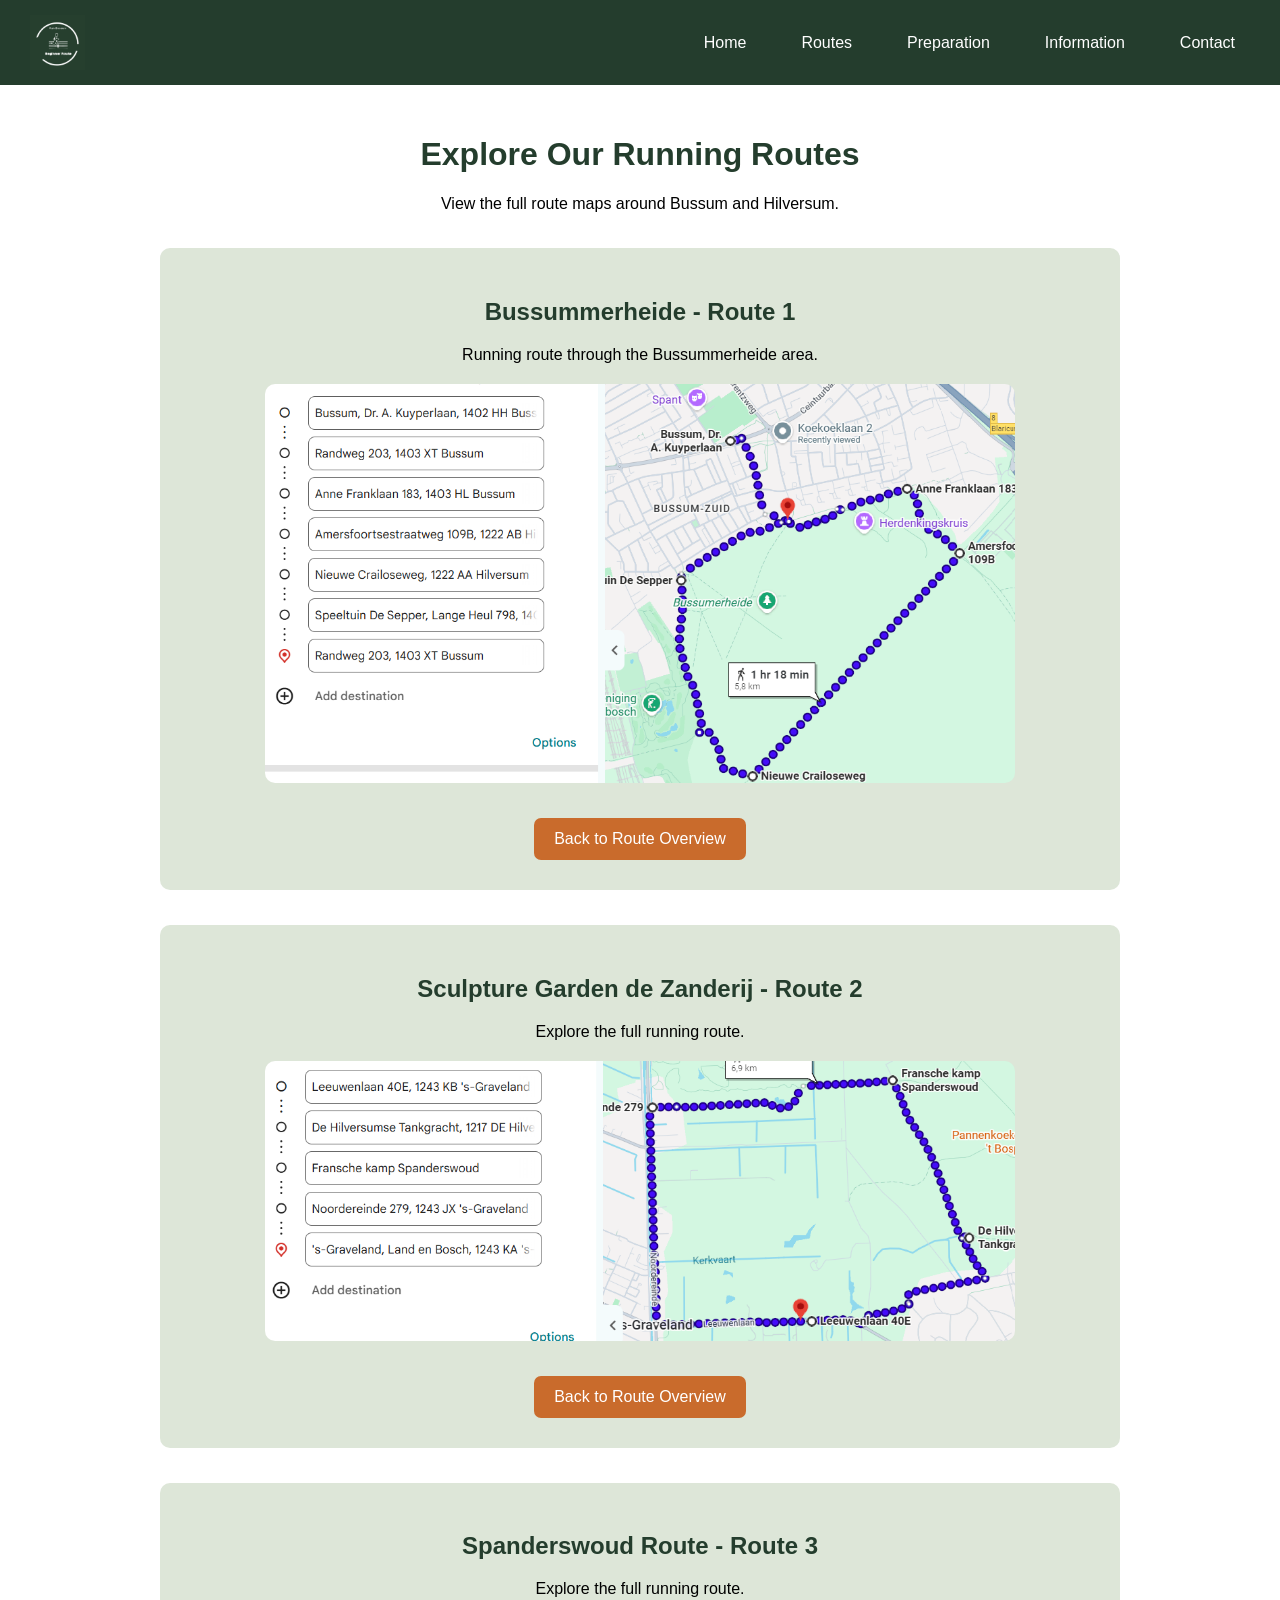
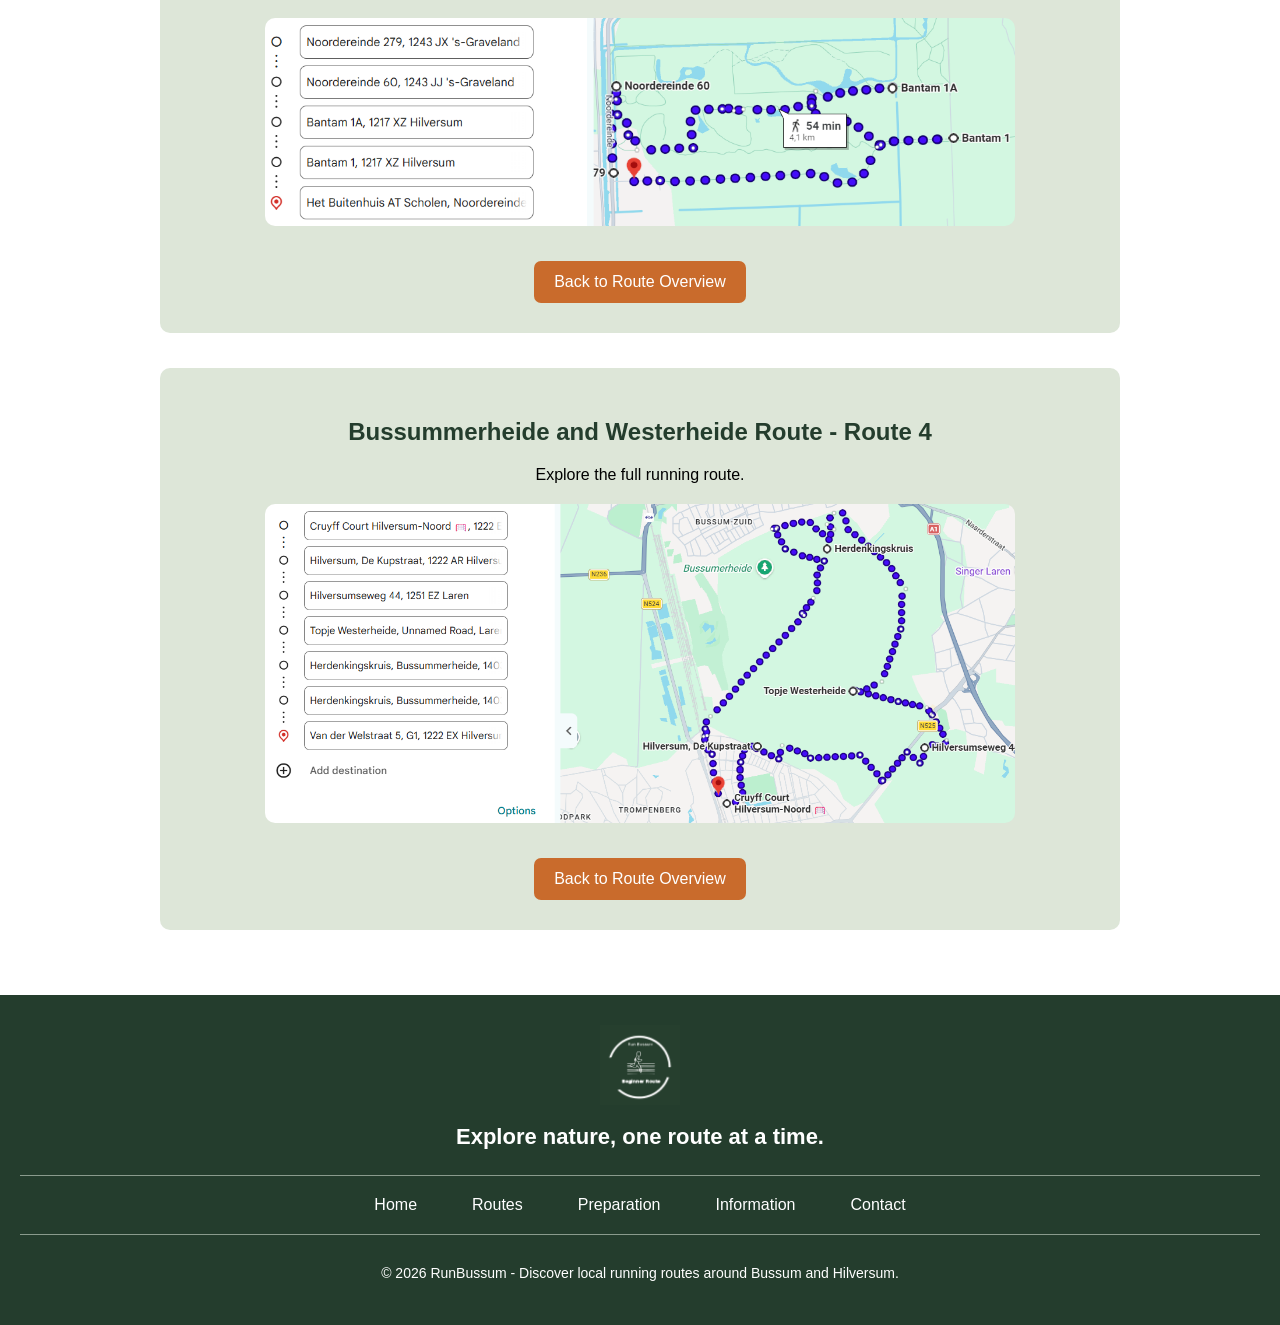
<file: Final Assessment Webmarkup/Maps.html>
<!DOCTYPE html>
<html lang="en">
<head>
    <meta charset="UTF-8">
    <meta name="viewport" content="width=device-width, initial-scale=1.0">
    <title>RunBussum - Full Routes</title>
    <link rel="stylesheet" href="css/style.css">
</head>
<body>

<header>
    <nav>
        <img src="img/runbussum-logo.png" alt="RunBussum logo">
        <ul>
            <li><a href="index.html">Home</a></li>
            <li><a href="Routes.html">Routes</a></li>
            <li><a href="Preparation.html">Preparation</a></li>
            <li><a href="Information.html">Information</a></li>
            <li><a href="Contact.html">Contact</a></li>
        </ul>
    </nav>

    <details class="mobile-menu">
        <summary>☰</summary>
        <a href="index.html">Home</a>
        <a href="Routes.html">Routes</a>
        <a href="Preparation.html">Prep</a>
        <a href="Information.html">Info</a>
        <a href="Contact.html">Contact</a>
    </details>
</header>

<main class="maps-page">
    <h1>Explore Our Running Routes</h1>
    <p>View the full route maps around Bussum and Hilversum.</p>

    <section class="map-section" id="map1">
        <h2>Bussummerheide - Route 1</h2>
        <p>Running route through the Bussummerheide area.</p>
        <p><img src="img/map1.png" alt="Full Bussummerheide route map" class="full-map"></p>
        <a href="Routes.html#route1">Back to Route Overview</a>
    </section>

    <section class="map-section" id="map2">
        <h2>Sculpture Garden de Zanderij - Route 2</h2>
        <p>Explore the full running route.</p>
        <p><img src="img/map2.png" alt="Full Zanderij route map" class="full-map"></p>
        <a href="Routes.html#route2">Back to Route Overview</a>
    </section>

    <section class="map-section" id="map3">
        <h2>Spanderswoud Route - Route 3</h2>
        <p>Explore the full running route.</p>
        <p><img src="img/map3.png" alt="Full Spanderswoud route map" class="full-map"></p>
        <a href="Routes.html#route3">Back to Route Overview</a>
    </section>

    <section class="map-section" id="map4">
        <h2>Bussummerheide and Westerheide Route - Route 4</h2>
        <p>Explore the full running route.</p>
        <p><img src="img/map4.png" alt="Full Bussummerheide and Westerheide route map" class="full-map"></p>
        <a href="Routes.html#route4">Back to Route Overview</a>
    </section>
</main>

<footer>
    <img src="img/runbussum-logo.png" alt="RunBussum logo">
    <h2>Explore nature, one route at a time.</h2>

    <nav class="footer-nav">
        <ul>
            <li><a href="index.html">Home</a></li>
            <li><a href="Routes.html">Routes</a></li>
            <li><a href="Preparation.html">Preparation</a></li>
            <li><a href="Information.html">Information</a></li>
            <li><a href="Contact.html">Contact</a></li>
        </ul>
    </nav>

    <p>&copy; 2026 RunBussum - Discover local running routes around Bussum and Hilversum.</p>
</footer>

</body>
</html>
</file>
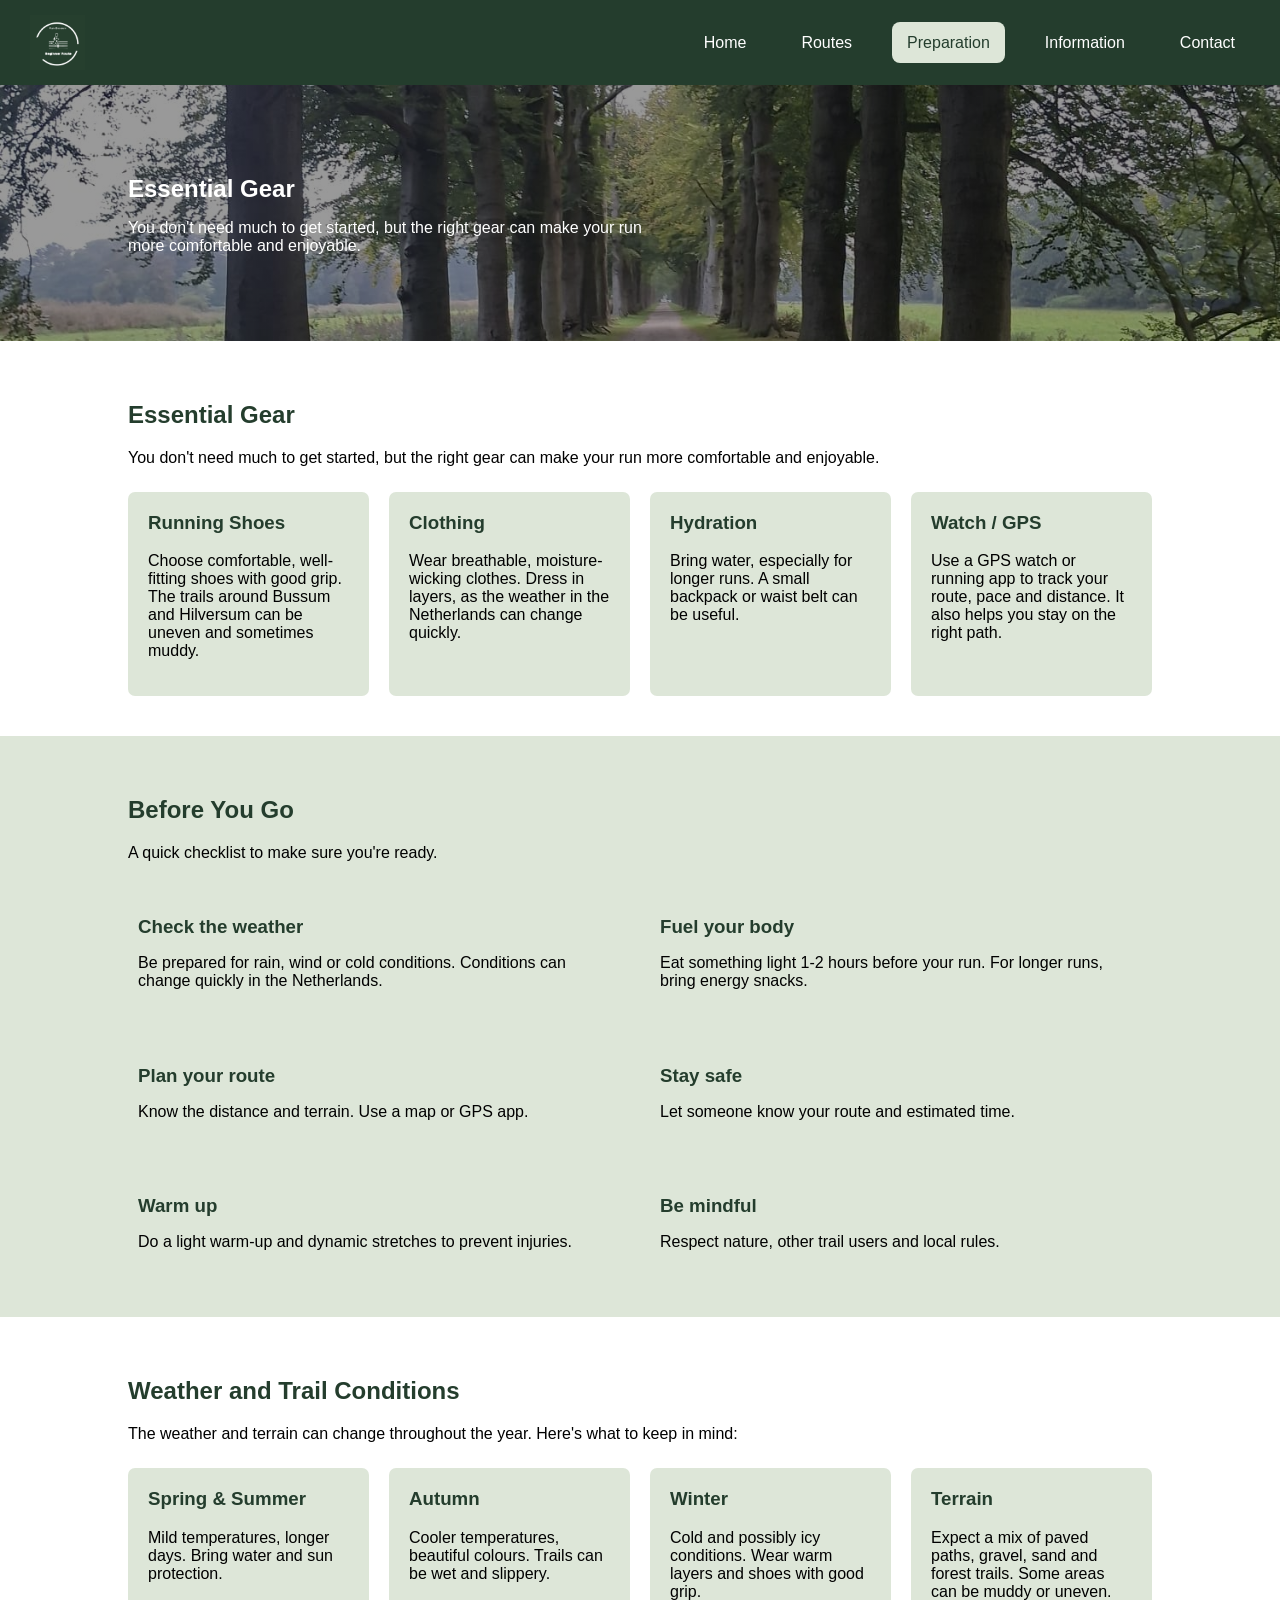
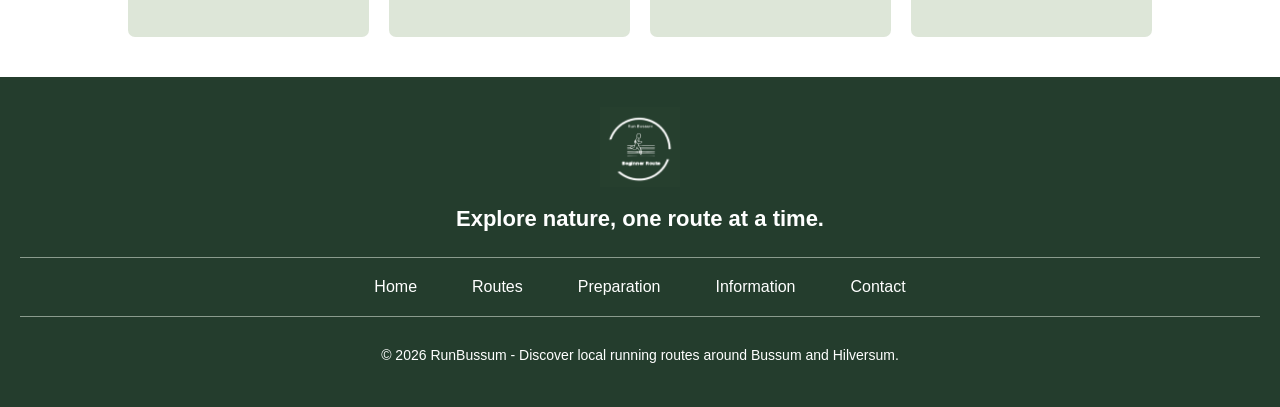
<file: Final Assessment Webmarkup/Preparation.html>
<!DOCTYPE html>
<html lang="en">
<head>
    <meta charset="UTF-8">
    <meta name="viewport" content="width=device-width, initial-scale=1.0">
    <title>Preparation - RunBussum</title>
    <link rel="stylesheet" href="css/style.css">
</head>
<body>

<header>
    <nav>
        <img src="img/runbussum-logo.png" alt="RunBussum logo">
        <ul>
            <li><a href="index.html">Home</a></li>
            <li><a href="Routes.html">Routes</a></li>
            <li><a href="Preparation.html" class="active">Preparation</a></li>
            <li><a href="Information.html">Information</a></li>
            <li><a href="Contact.html">Contact</a></li>
        </ul>
    </nav>

    <details class="mobile-menu">
        <summary>☰</summary>
        <a href="index.html">Home</a>
        <a href="Routes.html">Routes</a>
        <a href="Preparation.html">Prep</a>
        <a href="Information.html">Info</a>
        <a href="Contact.html">Contact</a>
    </details>
</header>

<main>

    <section class="prep-hero">
        <h1>Essential Gear</h1>
        <p>You don't need much to get started, but the right gear can make your run more comfortable and enjoyable.</p>
    </section>

    <section class="prep-content">
        <h2>Essential Gear</h2>
        <p>You don't need much to get started, but the right gear can make your run more comfortable and enjoyable.</p>

        <section class="prep-cards">
            <article>
                <h3>Running Shoes</h3>
                <p>Choose comfortable, well-fitting shoes with good grip. The trails around Bussum and Hilversum can be uneven and sometimes muddy.</p>
            </article>

            <article>
                <h3>Clothing</h3>
                <p>Wear breathable, moisture-wicking clothes. Dress in layers, as the weather in the Netherlands can change quickly.</p>
            </article>

            <article>
                <h3>Hydration</h3>
                <p>Bring water, especially for longer runs. A small backpack or waist belt can be useful.</p>
            </article>

            <article>
                <h3>Watch / GPS</h3>
                <p>Use a GPS watch or running app to track your route, pace and distance. It also helps you stay on the right path.</p>
            </article>
        </section>
    </section>

    <section class="before-you-go">
        <h2>Before You Go</h2>
        <p>A quick checklist to make sure you're ready.</p>

        <section class="prep-checklist">
            <article>
                <h3>Check the weather</h3>
                <p>Be prepared for rain, wind or cold conditions. Conditions can change quickly in the Netherlands.</p>
            </article>

            <article>
                <h3>Fuel your body</h3>
                <p>Eat something light 1-2 hours before your run. For longer runs, bring energy snacks.</p>
            </article>

            <article>
                <h3>Plan your route</h3>
                <p>Know the distance and terrain. Use a map or GPS app.</p>
            </article>

            <article>
                <h3>Stay safe</h3>
                <p>Let someone know your route and estimated time.</p>
            </article>

            <article>
                <h3>Warm up</h3>
                <p>Do a light warm-up and dynamic stretches to prevent injuries.</p>
            </article>

            <article>
                <h3>Be mindful</h3>
                <p>Respect nature, other trail users and local rules.</p>
            </article>
        </section>
    </section>

    <section class="prep-content">
        <h2>Weather and Trail Conditions</h2>
        <p>The weather and terrain can change throughout the year. Here's what to keep in mind:</p>

        <section class="prep-cards">
            <article>
                <h3>Spring &amp; Summer</h3>
                <p>Mild temperatures, longer days. Bring water and sun protection.</p>
            </article>

            <article>
                <h3>Autumn</h3>
                <p>Cooler temperatures, beautiful colours. Trails can be wet and slippery.</p>
            </article>

            <article>
                <h3>Winter</h3>
                <p>Cold and possibly icy conditions. Wear warm layers and shoes with good grip.</p>
            </article>

            <article>
                <h3>Terrain</h3>
                <p>Expect a mix of paved paths, gravel, sand and forest trails. Some areas can be muddy or uneven.</p>
            </article>
        </section>
    </section>

</main>

<footer>
    <img src="img/runbussum-logo.png" alt="RunBussum logo">
    <h2>Explore nature, one route at a time.</h2>

    <nav class="footer-nav">
        <ul>
            <li><a href="index.html">Home</a></li>
            <li><a href="Routes.html">Routes</a></li>
            <li><a href="Preparation.html">Preparation</a></li>
            <li><a href="Information.html">Information</a></li>
            <li><a href="Contact.html">Contact</a></li>
        </ul>
    </nav>

    <p>&copy; 2026 RunBussum - Discover local running routes around Bussum and Hilversum.</p>
</footer>

</body>
</html>
</file>
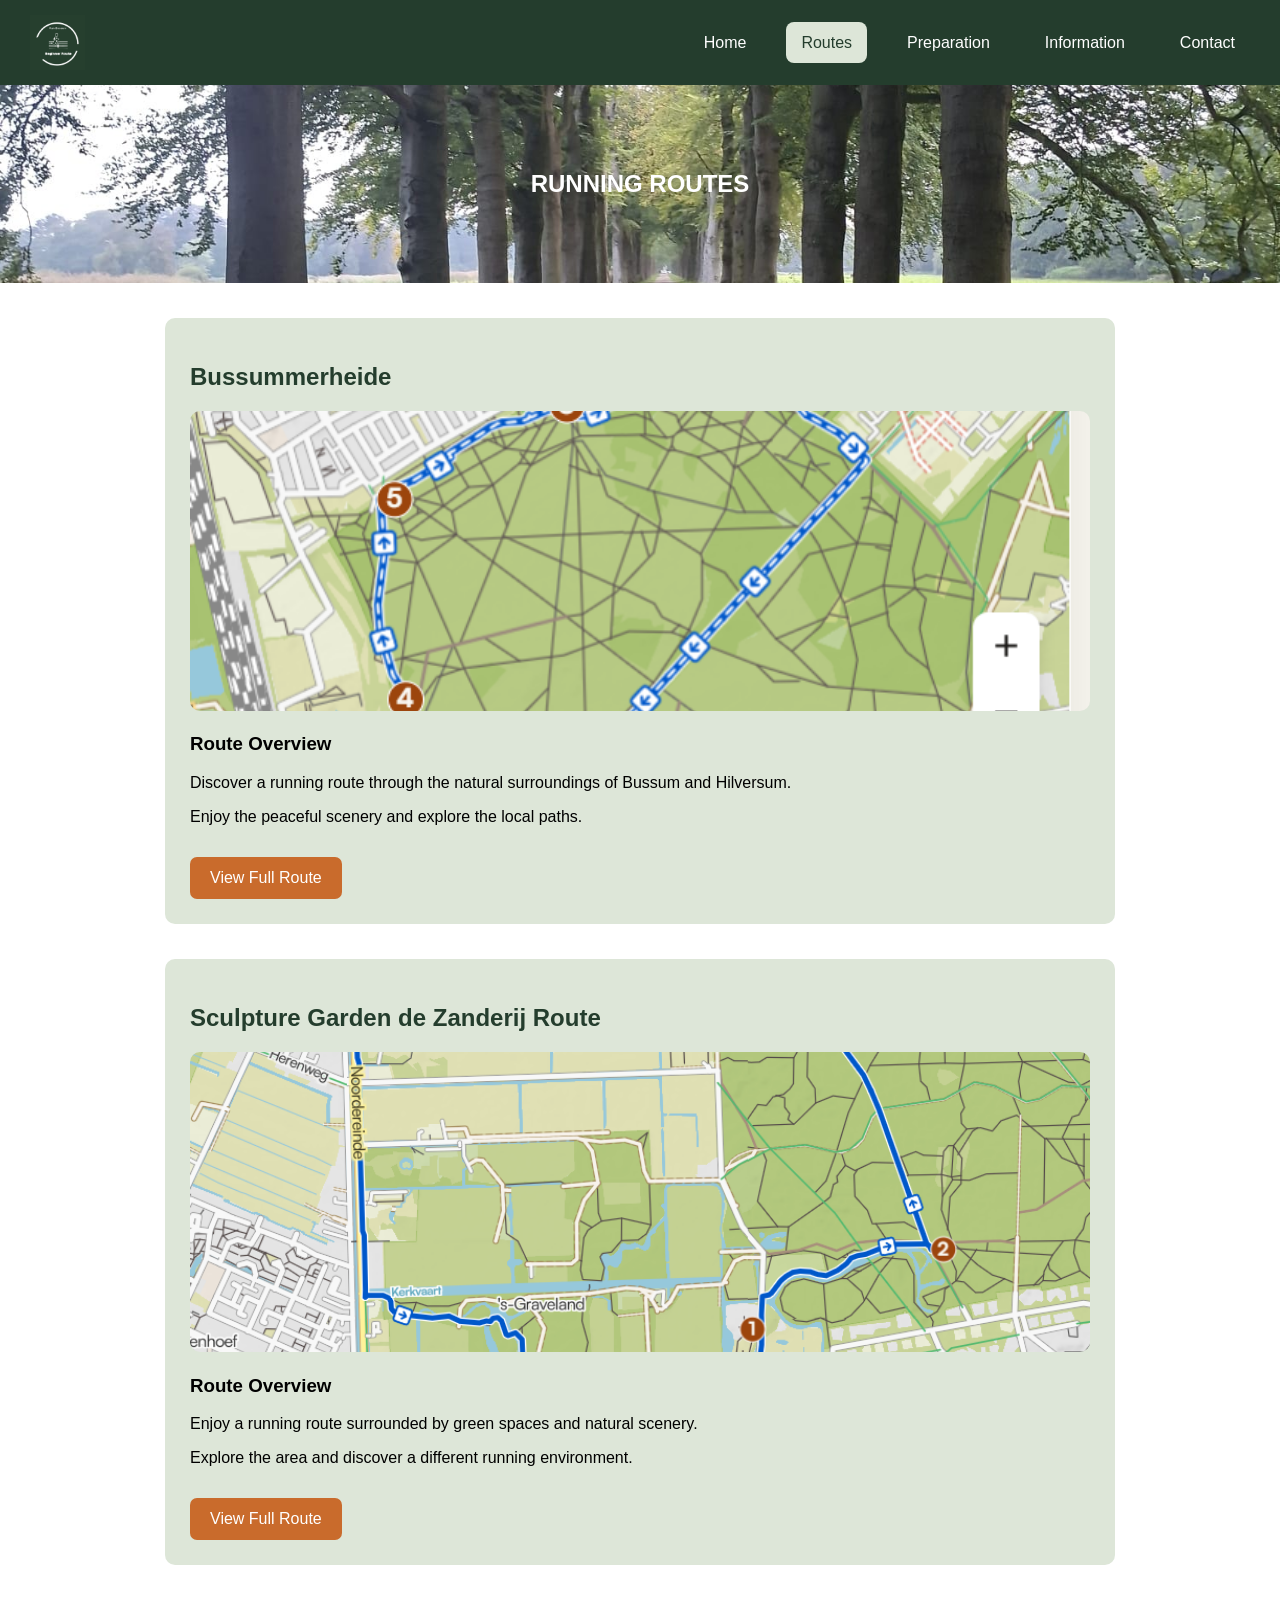
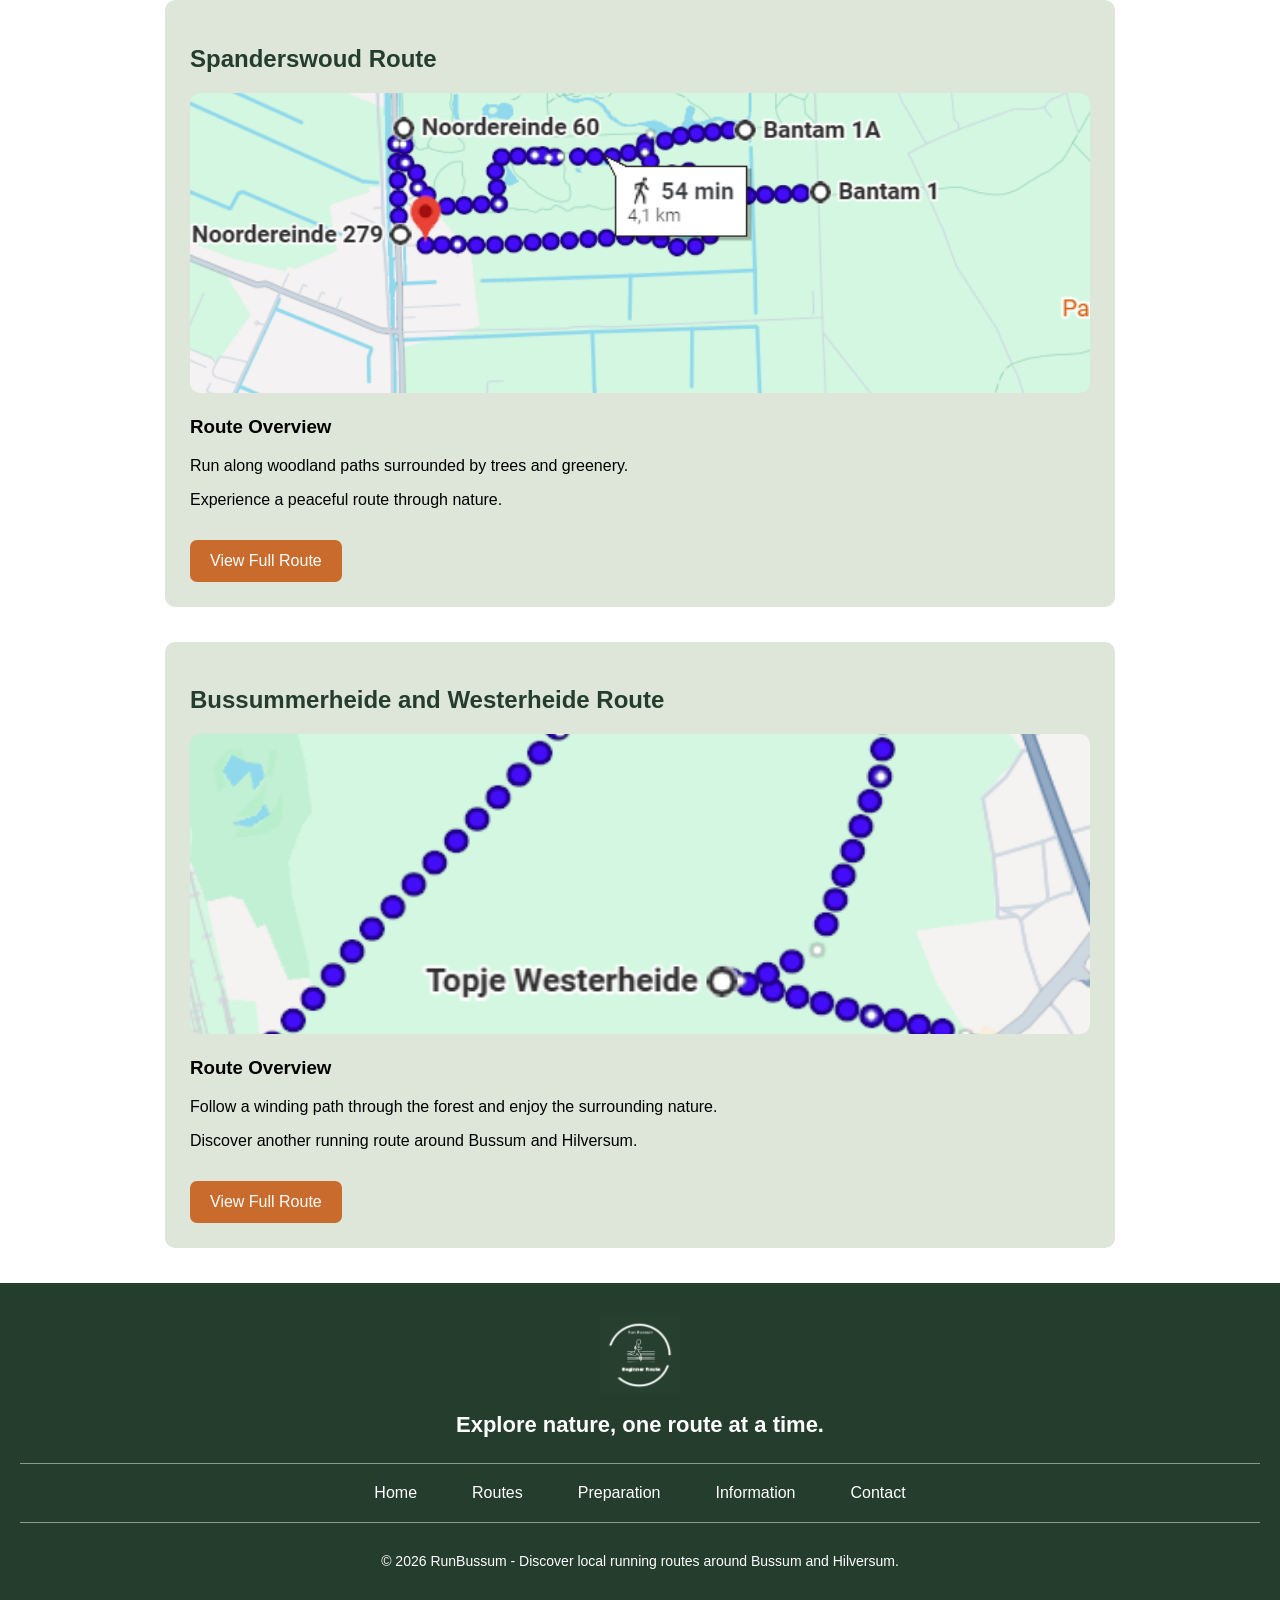
<file: Final Assessment Webmarkup/Routes.html>
<!DOCTYPE html>
<html lang="en">
<head>
    <meta charset="UTF-8">
    <meta name="viewport" content="width=device-width, initial-scale=1.0">
    <title>RunBussum - Routes</title>
    <link rel="stylesheet" href="css/style.css">
</head>
<body>

<header>
    <nav>
        <img src="img/runbussum-logo.png" alt="RunBussum logo">
        <ul>
            <li><a href="index.html">Home</a></li>
            <li><a href="Routes.html" class="active">Routes</a></li>
            <li><a href="Preparation.html">Preparation</a></li>
            <li><a href="Information.html">Information</a></li>
            <li><a href="Contact.html">Contact</a></li>
        </ul>
    </nav>

    <details class="mobile-menu">
        <summary>☰</summary>
        <a href="index.html">Home</a>
        <a href="Routes.html">Routes</a>
        <a href="Preparation.html">Prep</a>
        <a href="Information.html">Info</a>
        <a href="Contact.html">Contact</a>
    </details>
</header>

<main>
    <section class="page-banner">
        <h1>RUNNING ROUTES</h1>
    </section>

    <section class="route-detail" id="route1">
        <h2>Bussummerheide</h2>
        <img src="img/smallmap1.png" alt="Bussummerheide running route map">
        <h3>Route Overview</h3>
        <p>Discover a running route through the natural surroundings of Bussum and Hilversum.</p>
        <p>Enjoy the peaceful scenery and explore the local paths.</p>
        <a class="route-button" href="Maps.html#map1">View Full Route</a>
    </section>

    <section class="route-detail" id="route2">
        <h2>Sculpture Garden de Zanderij Route</h2>
        <img src="img/smallmap2.png" alt="Running route through a grassy area">
        <h3>Route Overview</h3>
        <p>Enjoy a running route surrounded by green spaces and natural scenery.</p>
        <p>Explore the area and discover a different running environment.</p>
        <a class="route-button" href="Maps.html#map2">View Full Route</a>
    </section>

    <section class="route-detail" id="route3">
        <h2>Spanderswoud Route</h2>
        <img src="img/smallmap3.png" alt="Woodland running route">
        <h3>Route Overview</h3>
        <p>Run along woodland paths surrounded by trees and greenery.</p>
        <p>Experience a peaceful route through nature.</p>
        <a class="route-button" href="Maps.html#map3">View Full Route</a>
    </section>

    <section class="route-detail" id="route4">
        <h2>Bussummerheide and Westerheide Route</h2>
        <img src="img/smallmap4.png" alt="Curved forest running route">
        <h3>Route Overview</h3>
        <p>Follow a winding path through the forest and enjoy the surrounding nature.</p>
        <p>Discover another running route around Bussum and Hilversum.</p>
        <a class="route-button" href="Maps.html#map4">View Full Route</a>
    </section>
</main>

<footer>
    <img src="img/runbussum-logo.png" alt="RunBussum logo">
    <h2>Explore nature, one route at a time.</h2>

    <nav class="footer-nav">
        <ul>
            <li><a href="index.html">Home</a></li>
            <li><a href="Routes.html">Routes</a></li>
            <li><a href="Preparation.html">Preparation</a></li>
            <li><a href="Information.html">Information</a></li>
            <li><a href="Contact.html">Contact</a></li>
        </ul>
    </nav>

    <p>&copy; 2026 RunBussum - Discover local running routes around Bussum and Hilversum.</p>
</footer>

</body>
</html>
</file>
<file: css/style.css>
body {
    margin: 0;
    font-family: Arial, sans-serif;
}

header {
    background-color: #243D2D;
}

nav {
    display: flex;
    align-items: center;
    justify-content: space-between;
    padding: 15px 30px;
}

nav img {
    width: 55px;
}

nav ul {
    display: flex;
    list-style: none;
    gap: 25px;
    margin: 0;
    padding: 0;
}

nav a {
    color: white;
    text-decoration: none;
    padding: 12px 15px;
    border-radius: 8px;
}

nav a:hover,
nav a.active {
    background-color: #DDE6D8;
    color: #243D2D;
}

.hero {
    background-image: url("../img/WhatsApp Image 2026-10-01 at 11.32.46.jpeg");
    background-size: cover;
    background-position: center;
    height: 400px;
    display: flex;
    justify-content: center;
    align-items: center;
}

.hero h1 {
    color: white;
    font-size: 32px;
    text-align: center;
    font-weight: bold;
}

.hero {
    background-image: url("../img/WhatsApp Image 2026-10-01 at 11.32.46.jpeg");
    background-size: cover;
    background-position: center;
    min-height: 500px;
    display: flex;
    flex-direction: column;
    align-items: center;
    justify-content: center;
    padding: 30px 20px;
}

.hero h1 {
    color: white;
    font-size: 32px;
    text-align: center;
    font-weight: bold;
    margin-bottom: 30px;
}

.routes {
    width: 100%;
    max-width: 1100px;
    text-align: center;
}

.routes h2 {
    display: inline-block;
    background-color: #DDE6D8;
    color: #243D2D;
    padding: 5px 15px;
    border-radius: 8px;
    font-size: 22px;
    margin-bottom: 15px;
}

.route-images {
    display: flex;
    gap: 20px;
    justify-content: center;
}

.route-images a {
    width: 25%;
}


.route-images img {
    width: 100%;
    height: 180px;
    object-fit: cover;
    object-position: center bottom;
    border-radius: 12px;
}


.route-images img:hover {
    opacity: 0.8;
}

@media (max-width: 768px) {
    .hero {
        background-image: none;
        background-color: white;
        padding: 0 15px 40px;
    }

    .hero h1 {
        background-image: url("../img/WhatsApp Image 2026-10-01 at 11.32.46.jpeg");
        background-size: cover;
        background-position: center;
        width: 100%;
        padding: 50px 15px;
        font-size: 26px;
        margin: 0;
        box-sizing: border-box;
    }

    .routes h2 {
        background-color: white;
        font-size: 24px;
        padding: 10px 0;
    }

    .route-images {
        flex-wrap: wrap;
        gap: 15px;
    }

    .route-images a {
        width: 46%;
    }

    .route-images img {
        height: 160px;
    }
}

footer {
    background-color: #243D2D;
    color: white;
    text-align: center;
    padding: 30px 20px;
}

footer img {
    width: 80px;
}

footer h2 {
    font-size: 22px;
    margin: 15px 0 25px;
}

.footer-nav {
    border-top: 1px solid #8A9B8D;
    border-bottom: 1px solid #8A9B8D;
    padding: 20px;
    justify-content: center;
}

.footer-nav ul {
    justify-content: center;
    flex-wrap: wrap;
}

footer p {
    margin-top: 30px;
    font-size: 14px;
}

.mobile-menu {
    display: none;
}

@media (max-width: 768px) {
    header nav {
        display: flex;
        padding: 15px 20px;
    }

    header nav ul {
        display: none;
    }

    .mobile-menu {
        display: block;
        color: white;
        text-align: center;
    }

    .mobile-menu summary {
        position: absolute;
        top: 25px;
        right: 25px;
        font-size: 28px;
        cursor: pointer;
        list-style: none;
    }

    .mobile-menu a {
        display: block;
        color: white;
        text-decoration: none;
        font-size: 24px;
        font-weight: bold;
        padding: 20px;
        border-top: 1px solid #17291D;
    }

    .mobile-menu a:hover {
        background-color: #DDE6D8;
        color: #243D2D;
    }

    .route-images a {
        width: 45%;
    }

    footer h2 {
        font-size: 18px;
    }

    .footer-nav ul {
        gap: 5px;
    }

    .footer-nav a {
        font-size: 12px;
        padding: 5px;
    }

    footer p {
        font-size: 11px;
    }
}

.page-banner {
    background-image: url("../img/WhatsApp Image 2026-10-01 at 11.32.46.jpeg");
    background-size: cover;
    background-position: center;
    padding: 65px 30px;
    color: white;
    text-align: center;
}

.route-detail {
    max-width: 900px;
    margin: 35px auto;
    padding: 25px;
    background-color: #DDE6D8;
    border-radius: 10px;
}

.route-detail h2 {
    color: #243D2D;
}

.route-detail img {
    width: 100%;
    max-height: 300px;
    object-fit: cover;
    border-radius: 10px;
}

.route-button {
    display: inline-block;
    background-color: #C96B2C;
    color: white;
    text-decoration: none;
    padding: 12px 20px;
    border-radius: 7px;
    margin-top: 15px;
}

.route-button:hover {
    background-color: #A6531F;
}

@media (max-width: 768px) {
    .page-banner {
        padding: 40px 15px;
    }

    .route-detail {
        margin: 20px 15px;
        padding: 15px;
    }

    .route-detail img {
        max-height: 220px;
    }
}

.maps-page {
    padding: 30px 20px;
    text-align: center;
}

.maps-page h1 {
    color: #243D2D;
}

.map-section {
    background-color: #DDE6D8;
    max-width: 900px;
    margin: 35px auto;
    padding: 30px;
    border-radius: 10px;
}

.map-section h2 {
    color: #243D2D;
}

.map-section a {
    display: inline-block;
    background-color: #C96B2C;
    color: white;
    text-decoration: none;
    padding: 12px 20px;
    border-radius: 7px;
    margin-top: 15px;
}

.map-section a:hover {
    background-color: #A6531F;
}

@media (max-width: 768px) {
    .map-section {
        margin: 20px 0;
        padding: 20px 15px;
    }
}

.route-map {
    width: 100%;
    max-width: 350px;
    height: auto;
    border-radius: 10px;
}

.full-map {
    display: block;
    width: 100%;
    max-width: 750px;
    height: auto;
    margin: 20px auto;
    border-radius: 10px;
}

/* PREPARATION PAGE */

.prep-hero {
    background-image: linear-gradient(
        rgba(0, 0, 0, 0.4),
        rgba(0, 0, 0, 0.4)
    ), url("../img/WhatsApp Image 2026-10-01 at 11.32.46.jpeg");
    background-size: cover;
    background-position: center;
    color: white;
    padding: 70px 10%;
}

.prep-hero h1 {
    margin-bottom: 10px;
}

.prep-hero p {
    max-width: 550px;
}

.prep-content {
    padding: 40px 10%;
}

.prep-content h2,
.before-you-go h2 {
    color: #243D2D;
}

.prep-cards {
    display: grid;
    grid-template-columns: repeat(4, 1fr);
    gap: 20px;
    margin-top: 25px;
}

.prep-cards article {
    background-color: #DDE6D8;
    padding: 20px;
    border-radius: 7px;
}

.prep-cards h3 {
    margin-top: 0;
    color: #243D2D;
}

.before-you-go {
    background-color: #DDE6D8;
    padding: 40px 10%;
}

.prep-checklist {
    display: grid;
    grid-template-columns: repeat(2, 1fr);
    gap: 20px;
    margin-top: 25px;
}

.prep-checklist article {
    padding: 10px;
}

.prep-checklist h3 {
    color: #243D2D;
    margin-bottom: 8px;
}


@media (max-width: 768px) {

    .prep-hero {
        padding: 45px 20px;
    }

    .prep-content,
    .before-you-go {
        padding: 25px 15px;
    }

    .prep-cards {
        grid-template-columns: repeat(2, 1fr);
        gap: 12px;
    }

    .prep-cards article {
        padding: 12px;
    }

    .prep-checklist {
        grid-template-columns: 1fr;
        gap: 10px;
    }

    .prep-checklist article {
        padding: 5px;
    }
}

@media (max-width: 400px) {
    .prep-cards {
        grid-template-columns: repeat(2, 1fr);
        gap: 8px;
    }

    .prep-cards article {
        padding: 10px;
    }
}



form {
    max-width: 500px;
    margin: 30px auto;
    padding: 20px;
    background-color: #DDE6D8;
    border-radius: 10px;
}

fieldset {
    border: 1px solid #243D2D;
    padding: 20px;
}

legend {
    font-weight: bold;
    color: #243D2D;
}

form label,
form input,
form textarea {
    display: block;
    width: 100%;
    margin-bottom: 15px;
}

form input,
form textarea {
    padding: 10px;
    border: 1px solid #243D2D;
    border-radius: 5px;
}

form input[type="submit"] {
    background-color: #E88B36;
    color: white;
    border: none;
    cursor: pointer;
}

form input[type="submit"]:hover {
    background-color: #C96A20;
}

form input[type="submit"]:active {
    background-color: #243D2D;
}
form input,
form textarea {
    box-sizing: border-box;
}



.contact-hero {
    background-color: #243D2D;
    color: white;
    padding: 65px 10%;
}

.contact-hero h1 {
    margin-bottom: 10px;
}

.contact-hero p {
    max-width: 550px;
}

@media (max-width: 768px) {
    .contact-hero {
        padding: 40px 20px;
    }
}



.info-hero {
    background-color: #243D2D;
    color: white;
    padding: 65px 10%;
}

.info-hero h1 {
    margin-bottom: 10px;
}

.info-hero p {
    max-width: 550px;
}

.info-content {
    padding: 45px 10%;
}

.info-content h2,
.info-nature h2 {
    color: #243D2D;
}

.info-cards {
    display: grid;
    grid-template-columns: repeat(3, 1fr);
    gap: 20px;
    margin-top: 25px;
}

.info-cards article {
    background-color: #DDE6D8;
    padding: 25px;
    border-radius: 10px;
}

.info-cards h3,
.info-nature h3 {
    color: #243D2D;
}

.info-nature {
    background-color: #DDE6D8;
    padding: 45px 10%;
}

.info-nature article {
    margin-top: 20px;
}

.info-button {
    display: inline-block;
    background-color: #E88B36;
    color: white;
    padding: 12px 25px;
    border-radius: 6px;
    text-decoration: none;
    margin-top: 15px;
}

.info-button:hover {
    background-color: #C96A20;
}



@media (max-width: 768px) {
    .info-hero {
        padding: 40px 20px;
    }

    .info-content,
    .info-nature {
        padding: 30px 20px;
    }

    .info-cards {
        grid-template-columns: 1fr;
    }
}


body {
    line-height: 1.6;
    letter-spacing: 0.5px;
    word-spacing: 2px;
}

p {
    text-indent: 0.5em;
}

footer img {
    float: left;
}

.info-content p::first-letter {
    font-weight: bold;
}


fieldset {
    border-color: #243D2D;
    border-style: solid;
    border-width: 2px;
}

.info-cards article:nth-child(odd) {
    background-color: #CFF;
}

.info-cards article:nth-child(even) {
    background-color: #FFF;
}


.cookie-message {
    position: fixed;
    bottom: 0;
    left: 0;
    width: 100%;
    background-color: #243D2D;
    color: white;
    text-align: center;
    padding: 10px;
    box-sizing: border-box;
    z-index: 9999;
}
</file>
<file: Final Assessment Webmarkup/css/style.css>
body {
    margin: 0;
    font-family: Arial, sans-serif;
}

header {
    background-color: #243D2D;
}

nav {
    display: flex;
    align-items: center;
    justify-content: space-between;
    padding: 15px 30px;
}

nav img {
    width: 55px;
}

nav ul {
    display: flex;
    list-style: none;
    gap: 25px;
    margin: 0;
    padding: 0;
}

nav a {
    color: white;
    text-decoration: none;
    padding: 12px 15px;
    border-radius: 8px;
}

nav a:hover,
nav a.active {
    background-color: #DDE6D8;
    color: #243D2D;
}

.hero {
    background-image: url("../img/WhatsApp Image 2026-10-01 at 11.32.46.jpeg");
    background-size: cover;
    background-position: center;
    height: 400px;
    display: flex;
    justify-content: center;
    align-items: center;
}

.hero h1 {
    color: white;
    font-size: 32px;
    text-align: center;
    font-weight: bold;
}

.hero {
    background-image: url("../img/WhatsApp Image 2026-10-01 at 11.32.46.jpeg");
    background-size: cover;
    background-position: center;
    min-height: 500px;
    display: flex;
    flex-direction: column;
    align-items: center;
    justify-content: center;
    padding: 30px 20px;
}

.hero h1 {
    color: white;
    font-size: 32px;
    text-align: center;
    font-weight: bold;
    margin-bottom: 30px;
}

.routes {
    width: 100%;
    max-width: 1100px;
    text-align: center;
}

.routes h2 {
    display: inline-block;
    background-color: #DDE6D8;
    color: #243D2D;
    padding: 5px 15px;
    border-radius: 8px;
    font-size: 22px;
    margin-bottom: 15px;
}

.route-images {
    display: flex;
    gap: 20px;
    justify-content: center;
}

.route-images a {
    width: 25%;
}


.route-images img {
    width: 100%;
    height: 180px;
    object-fit: cover;
    object-position: center bottom;
    border-radius: 12px;
}


.route-images img:hover {
    opacity: 0.8;
}

@media (max-width: 768px) {
    .hero {
        background-image: none;
        background-color: white;
        padding: 0 15px 40px;
    }

    .hero h1 {
        background-image: url("../img/WhatsApp Image 2026-10-01 at 11.32.46.jpeg");
        background-size: cover;
        background-position: center;
        width: 100%;
        padding: 50px 15px;
        font-size: 26px;
        margin: 0;
        box-sizing: border-box;
    }

    .routes h2 {
        background-color: white;
        font-size: 24px;
        padding: 10px 0;
    }

    .route-images {
        flex-wrap: wrap;
        gap: 15px;
    }

    .route-images a {
        width: 46%;
    }

    .route-images img {
        height: 160px;
    }
}

footer {
    background-color: #243D2D;
    color: white;
    text-align: center;
    padding: 30px 20px;
}

footer img {
    width: 80px;
}

footer h2 {
    font-size: 22px;
    margin: 15px 0 25px;
}

.footer-nav {
    border-top: 1px solid #8A9B8D;
    border-bottom: 1px solid #8A9B8D;
    padding: 20px;
    justify-content: center;
}

.footer-nav ul {
    justify-content: center;
    flex-wrap: wrap;
}

footer p {
    margin-top: 30px;
    font-size: 14px;
}

.mobile-menu {
    display: none;
}

@media (max-width: 768px) {
    header nav {
        display: flex;
        padding: 15px 20px;
    }

    header nav ul {
        display: none;
    }

    .mobile-menu {
        display: block;
        color: white;
        text-align: center;
    }

    .mobile-menu summary {
        position: absolute;
        top: 25px;
        right: 25px;
        font-size: 28px;
        cursor: pointer;
        list-style: none;
    }

    .mobile-menu a {
        display: block;
        color: white;
        text-decoration: none;
        font-size: 24px;
        font-weight: bold;
        padding: 20px;
        border-top: 1px solid #17291D;
    }

    .mobile-menu a:hover {
        background-color: #DDE6D8;
        color: #243D2D;
    }

    .route-images a {
        width: 45%;
    }

    footer h2 {
        font-size: 18px;
    }

    .footer-nav ul {
        gap: 5px;
    }

    .footer-nav a {
        font-size: 12px;
        padding: 5px;
    }

    footer p {
        font-size: 11px;
    }
}

.page-banner {
    background-image: url("../img/WhatsApp Image 2026-10-01 at 11.32.46.jpeg");
    background-size: cover;
    background-position: center;
    padding: 65px 30px;
    color: white;
    text-align: center;
}

.route-detail {
    max-width: 900px;
    margin: 35px auto;
    padding: 25px;
    background-color: #DDE6D8;
    border-radius: 10px;
}

.route-detail h2 {
    color: #243D2D;
}

.route-detail img {
    width: 100%;
    max-height: 300px;
    object-fit: cover;
    border-radius: 10px;
}

.route-button {
    display: inline-block;
    background-color: #C96B2C;
    color: white;
    text-decoration: none;
    padding: 12px 20px;
    border-radius: 7px;
    margin-top: 15px;
}

.route-button:hover {
    background-color: #A6531F;
}

@media (max-width: 768px) {
    .page-banner {
        padding: 40px 15px;
    }

    .route-detail {
        margin: 20px 15px;
        padding: 15px;
    }

    .route-detail img {
        max-height: 220px;
    }
}

.maps-page {
    padding: 30px 20px;
    text-align: center;
}

.maps-page h1 {
    color: #243D2D;
}

.map-section {
    background-color: #DDE6D8;
    max-width: 900px;
    margin: 35px auto;
    padding: 30px;
    border-radius: 10px;
}

.map-section h2 {
    color: #243D2D;
}

.map-section a {
    display: inline-block;
    background-color: #C96B2C;
    color: white;
    text-decoration: none;
    padding: 12px 20px;
    border-radius: 7px;
    margin-top: 15px;
}

.map-section a:hover {
    background-color: #A6531F;
}

@media (max-width: 768px) {
    .map-section {
        margin: 20px 0;
        padding: 20px 15px;
    }
}

.route-map {
    width: 100%;
    max-width: 350px;
    height: auto;
    border-radius: 10px;
}

.full-map {
    display: block;
    width: 100%;
    max-width: 750px;
    height: auto;
    margin: 20px auto;
    border-radius: 10px;
}

/* PREPARATION PAGE */

.prep-hero {
    background-image: linear-gradient(
        rgba(0, 0, 0, 0.4),
        rgba(0, 0, 0, 0.4)
    ), url("../img/WhatsApp Image 2026-10-01 at 11.32.46.jpeg");
    background-size: cover;
    background-position: center;
    color: white;
    padding: 70px 10%;
}

.prep-hero h1 {
    margin-bottom: 10px;
}

.prep-hero p {
    max-width: 550px;
}

.prep-content {
    padding: 40px 10%;
}

.prep-content h2,
.before-you-go h2 {
    color: #243D2D;
}

.prep-cards {
    display: grid;
    grid-template-columns: repeat(4, 1fr);
    gap: 20px;
    margin-top: 25px;
}

.prep-cards article {
    background-color: #DDE6D8;
    padding: 20px;
    border-radius: 7px;
}

.prep-cards h3 {
    margin-top: 0;
    color: #243D2D;
}

.before-you-go {
    background-color: #DDE6D8;
    padding: 40px 10%;
}

.prep-checklist {
    display: grid;
    grid-template-columns: repeat(2, 1fr);
    gap: 20px;
    margin-top: 25px;
}

.prep-checklist article {
    padding: 10px;
}

.prep-checklist h3 {
    color: #243D2D;
    margin-bottom: 8px;
}


@media (max-width: 768px) {

    .prep-hero {
        padding: 45px 20px;
    }

    .prep-content,
    .before-you-go {
        padding: 25px 15px;
    }

    .prep-cards {
        grid-template-columns: repeat(2, 1fr);
        gap: 12px;
    }

    .prep-cards article {
        padding: 12px;
    }

    .prep-checklist {
        grid-template-columns: 1fr;
        gap: 10px;
    }

    .prep-checklist article {
        padding: 5px;
    }
}

@media (max-width: 400px) {
    .prep-cards {
        grid-template-columns: repeat(2, 1fr);
        gap: 8px;
    }

    .prep-cards article {
        padding: 10px;
    }
}



form {
    max-width: 500px;
    margin: 30px auto;
    padding: 20px;
    background-color: #DDE6D8;
    border-radius: 10px;
}

fieldset {
    border: 1px solid #243D2D;
    padding: 20px;
}

legend {
    font-weight: bold;
    color: #243D2D;
}

form label,
form input,
form textarea {
    display: block;
    width: 100%;
    margin-bottom: 15px;
}

form input,
form textarea {
    padding: 10px;
    border: 1px solid #243D2D;
    border-radius: 5px;
}

form input[type="submit"] {
    background-color: #E88B36;
    color: white;
    border: none;
    cursor: pointer;
}

form input[type="submit"]:hover {
    background-color: #C96A20;
}

form input[type="submit"]:active {
    background-color: #243D2D;
}
form input,
form textarea {
    box-sizing: border-box;
}



.contact-hero {
    background-color: #243D2D;
    color: white;
    padding: 65px 10%;
}

.contact-hero h1 {
    margin-bottom: 10px;
}

.contact-hero p {
    max-width: 550px;
}

@media (max-width: 768px) {
    .contact-hero {
        padding: 40px 20px;
    }
}



.info-hero {
    background-color: #243D2D;
    color: white;
    padding: 65px 10%;
}

.info-hero h1 {
    margin-bottom: 10px;
}

.info-hero p {
    max-width: 550px;
}

.info-content {
    padding: 45px 10%;
}

.info-content h2,
.info-nature h2 {
    color: #243D2D;
}

.info-cards {
    display: grid;
    grid-template-columns: repeat(3, 1fr);
    gap: 20px;
    margin-top: 25px;
}

.info-cards article {
    background-color: #DDE6D8;
    padding: 25px;
    border-radius: 10px;
}

.info-cards h3,
.info-nature h3 {
    color: #243D2D;
}

.info-nature {
    background-color: #DDE6D8;
    padding: 45px 10%;
}

.info-nature article {
    margin-top: 20px;
}

.info-button {
    display: inline-block;
    background-color: #E88B36;
    color: white;
    padding: 12px 25px;
    border-radius: 6px;
    text-decoration: none;
    margin-top: 15px;
}

.info-button:hover {
    background-color: #C96A20;
}



@media (max-width: 768px) {
    .info-hero {
        padding: 40px 20px;
    }

    .info-content,
    .info-nature {
        padding: 30px 20px;
    }

    .info-cards {
        grid-template-columns: 1fr;
    }
}
</file>
